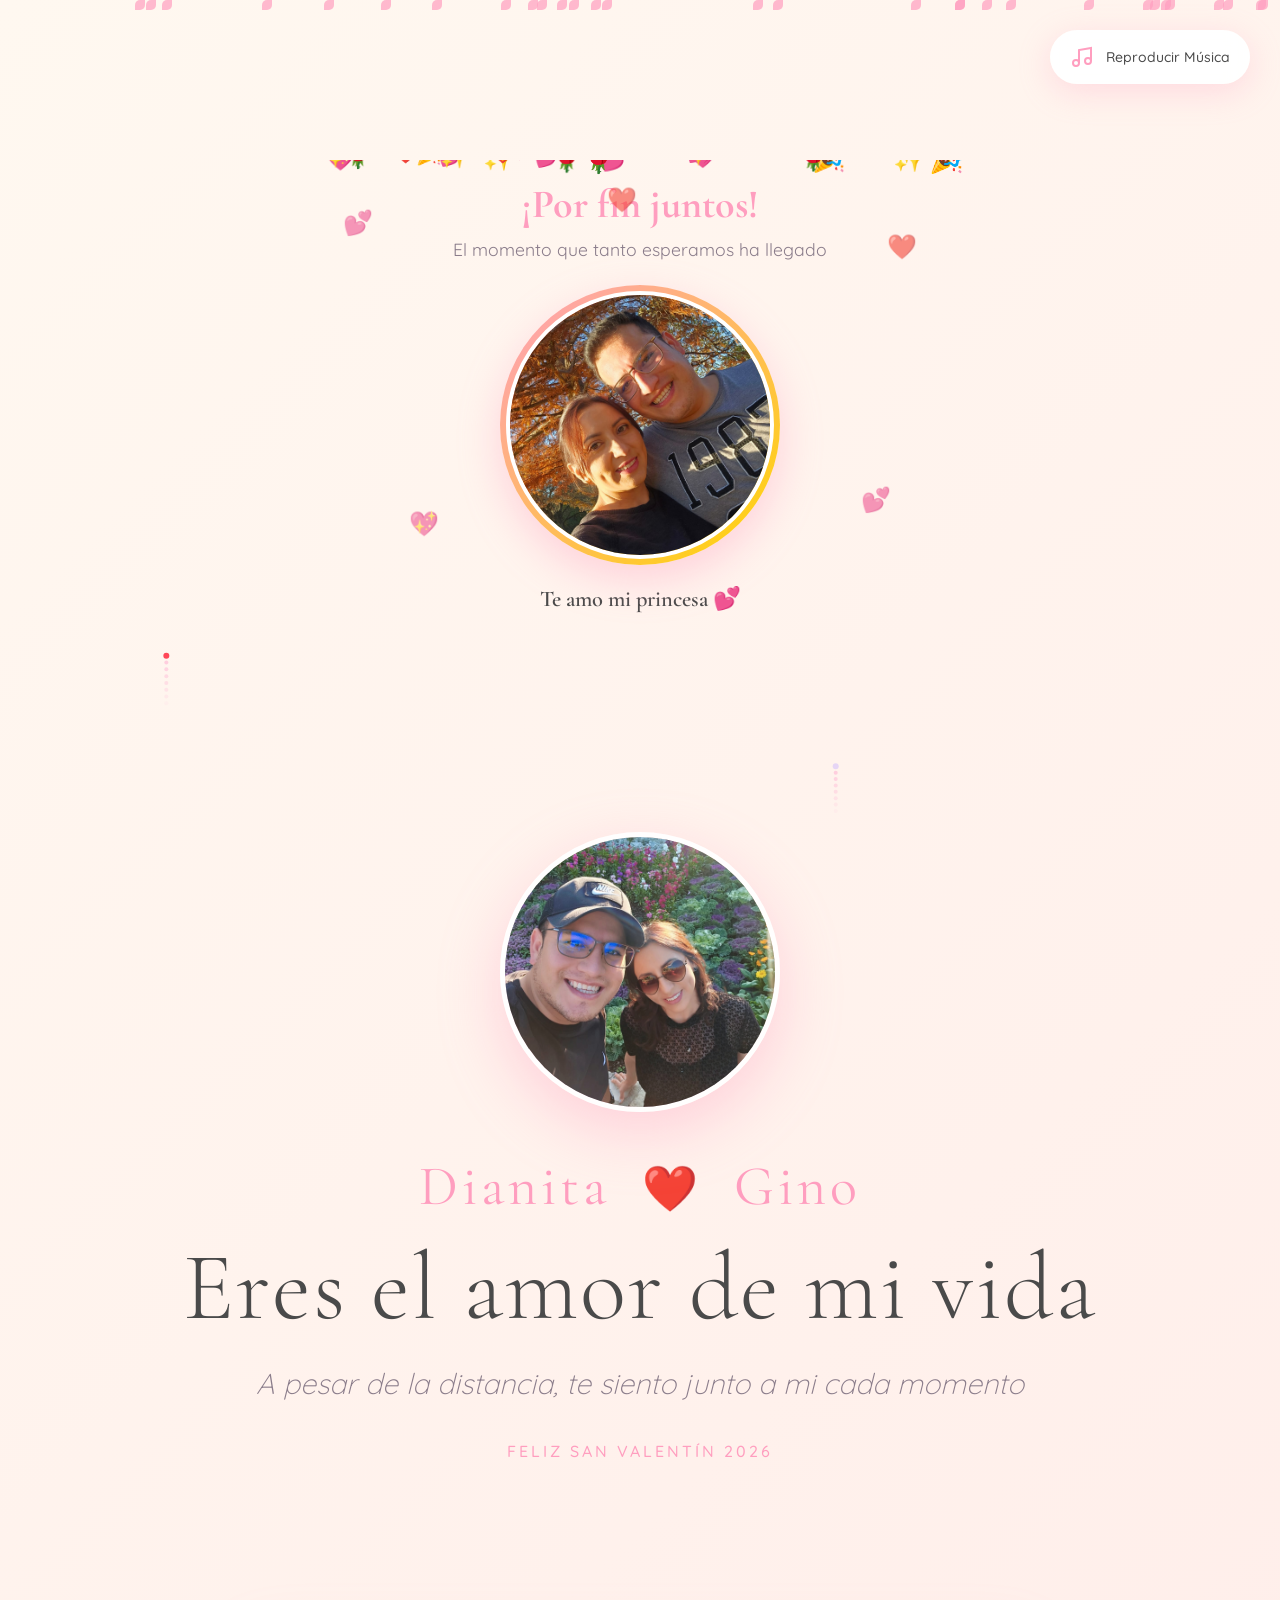
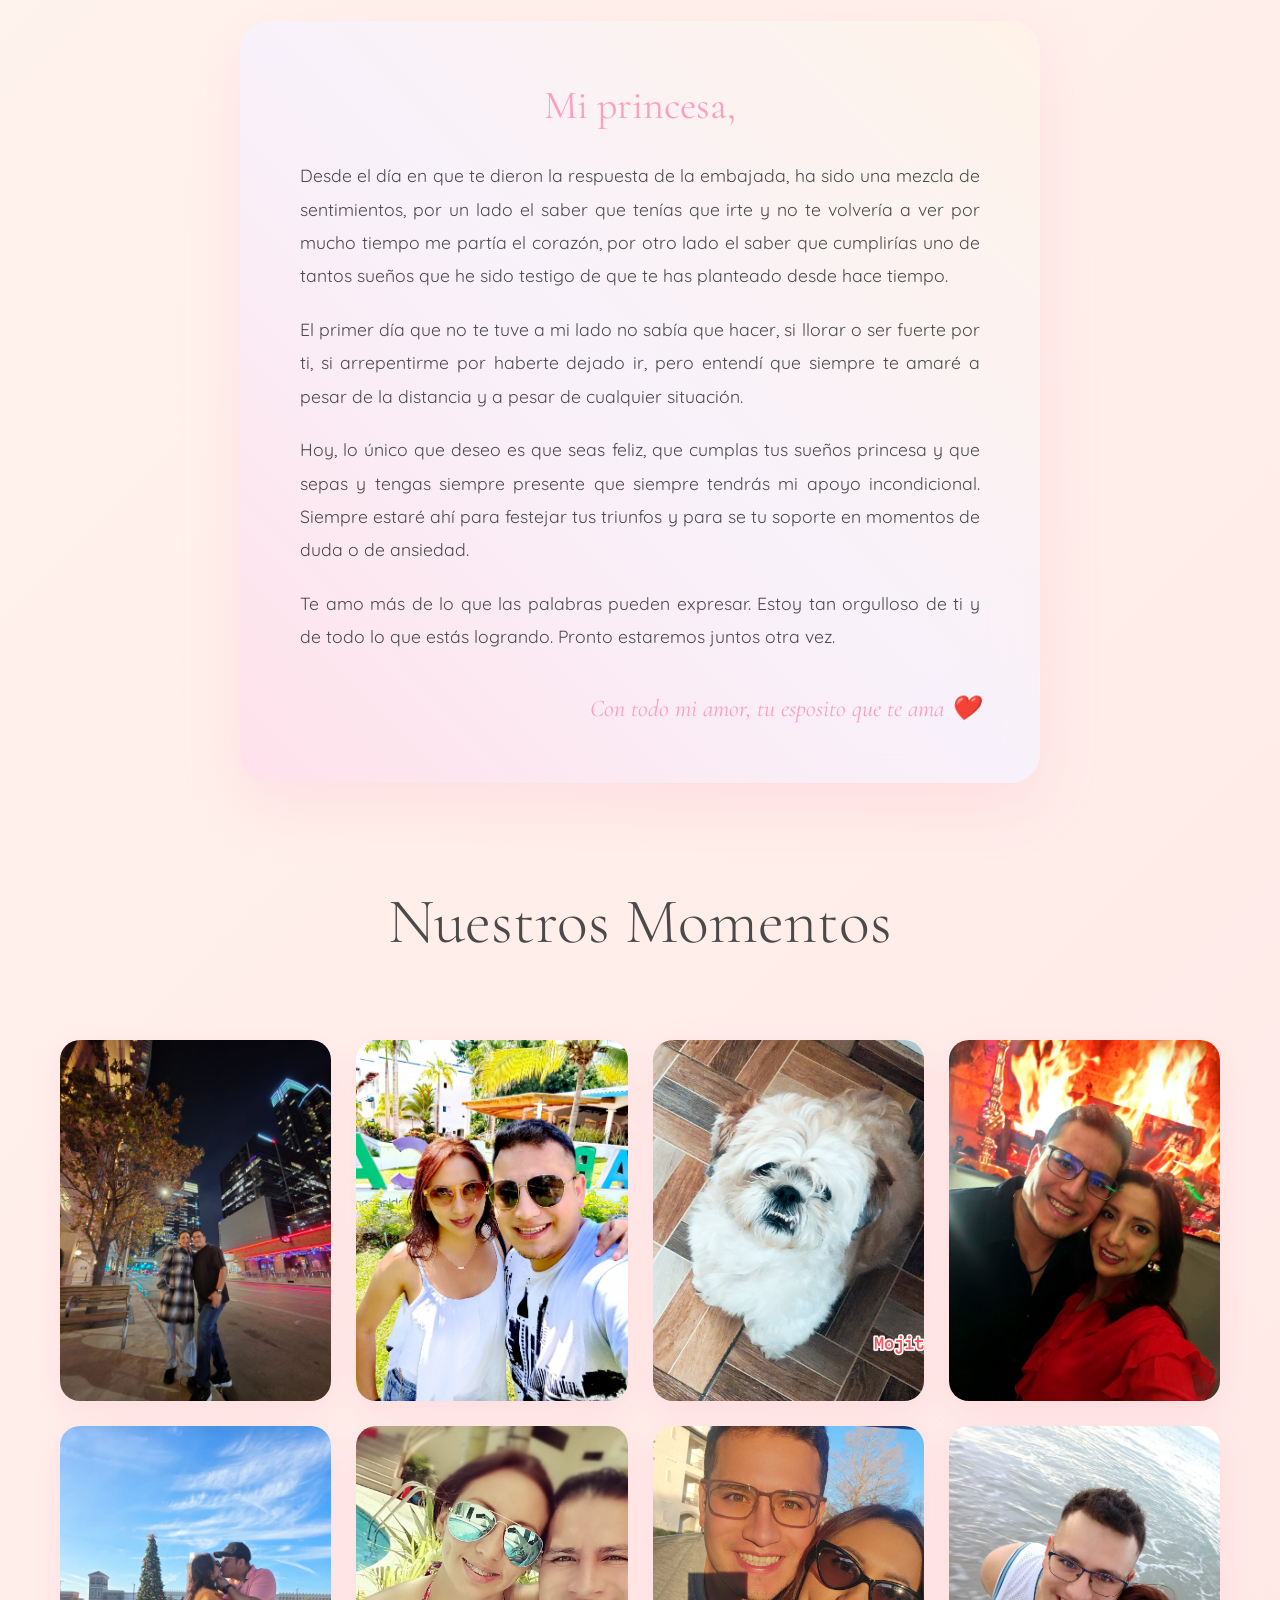
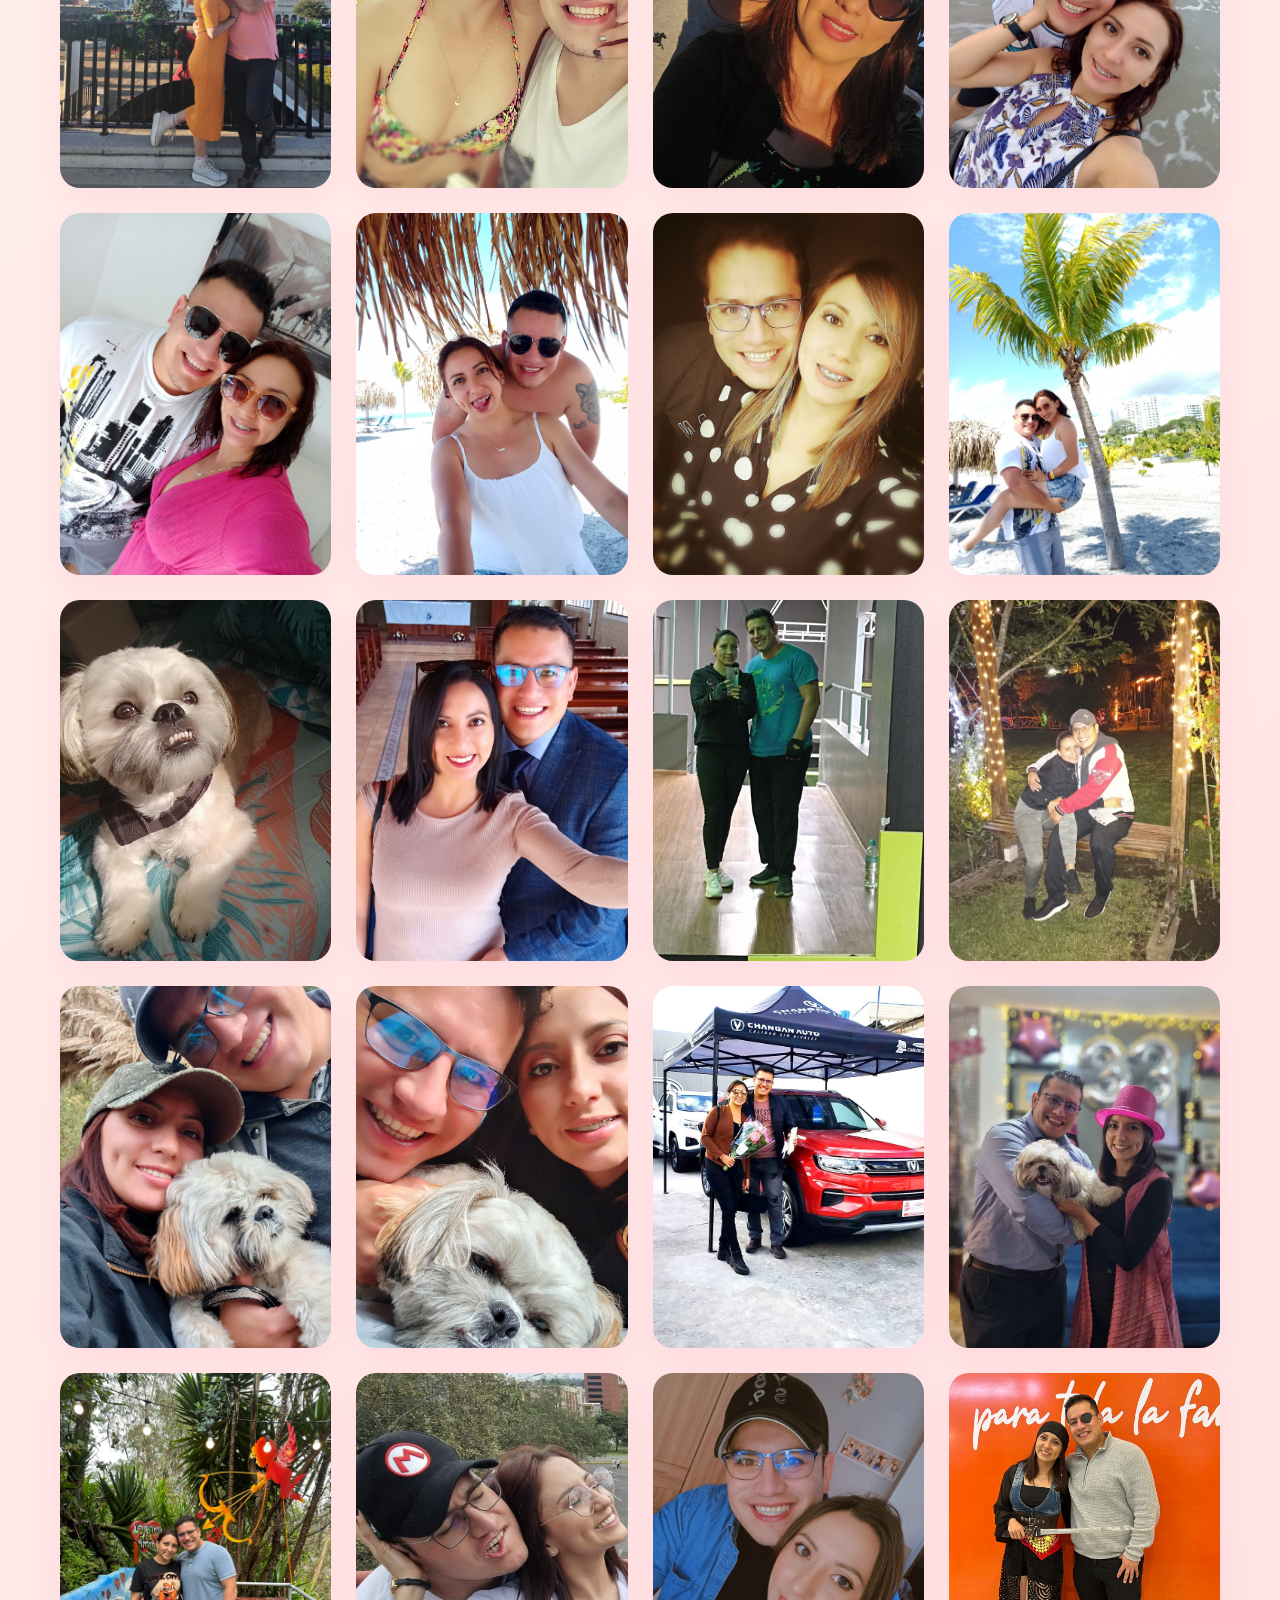
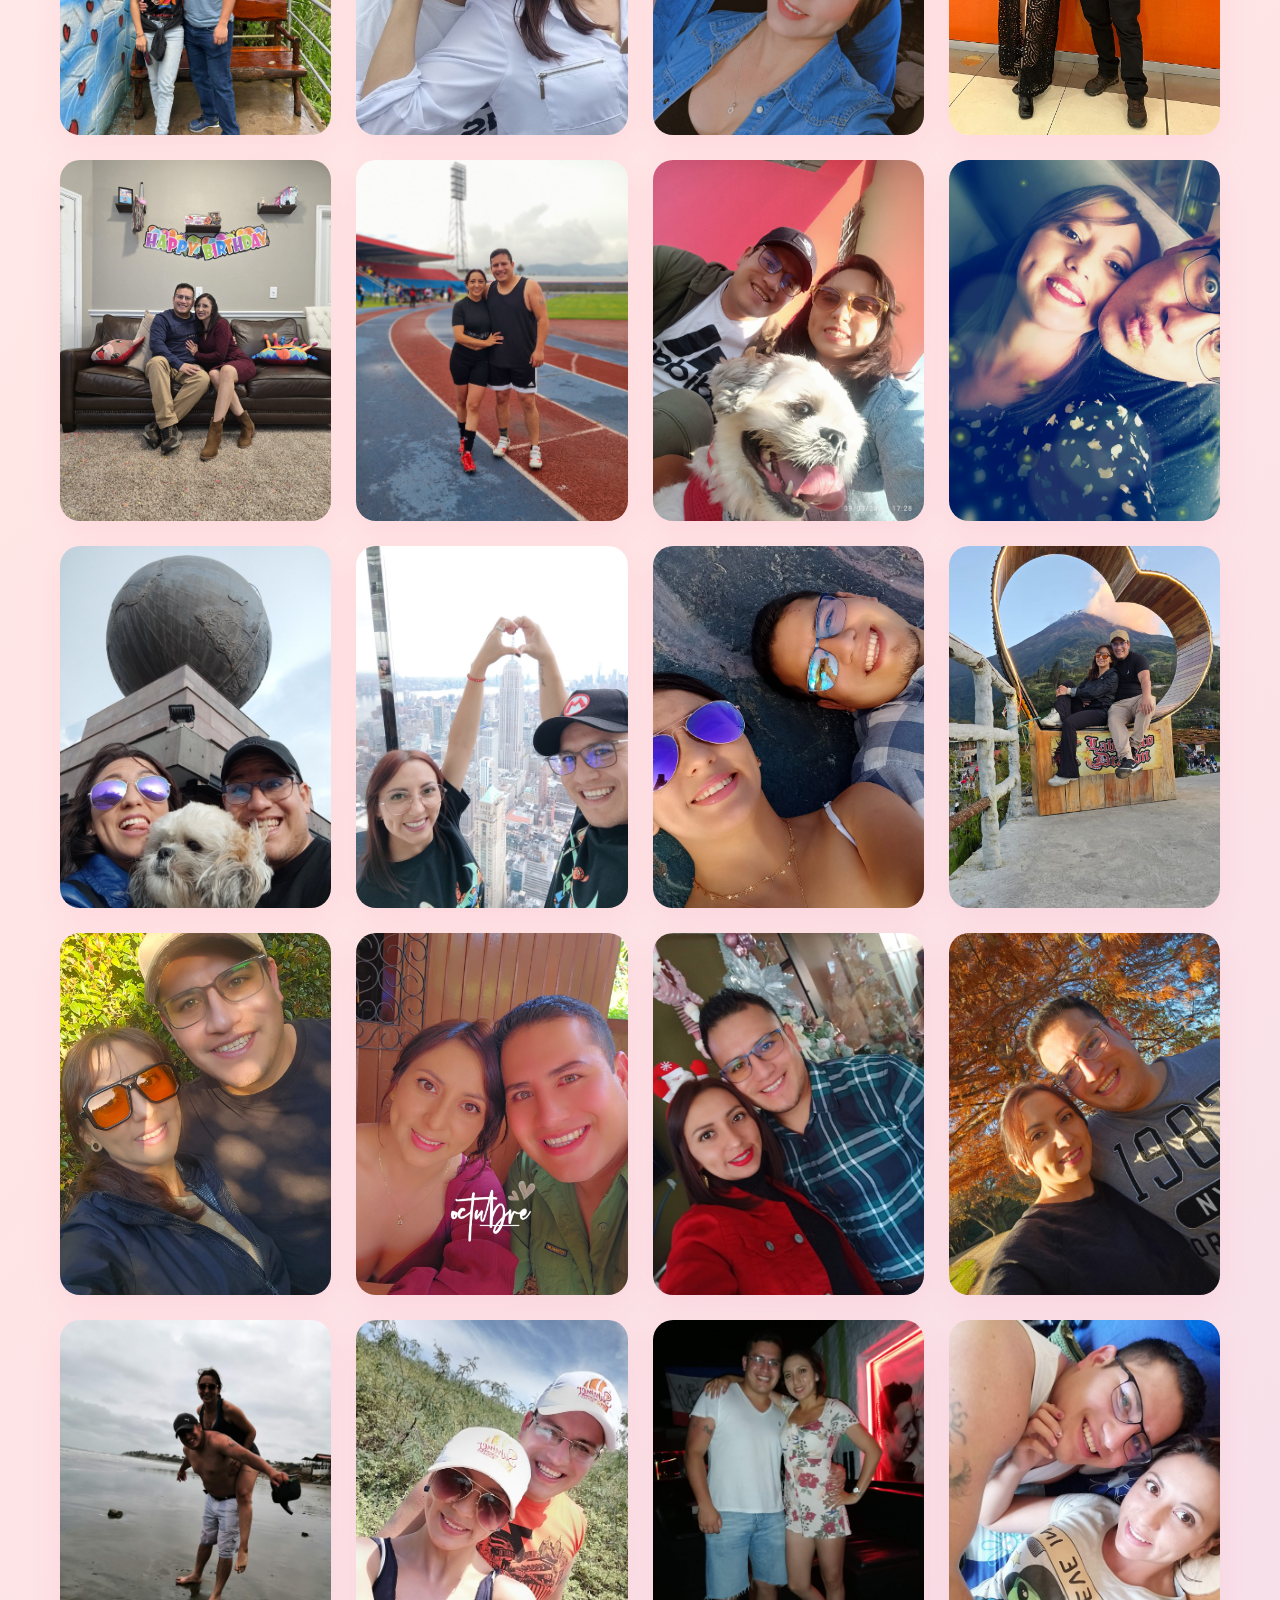
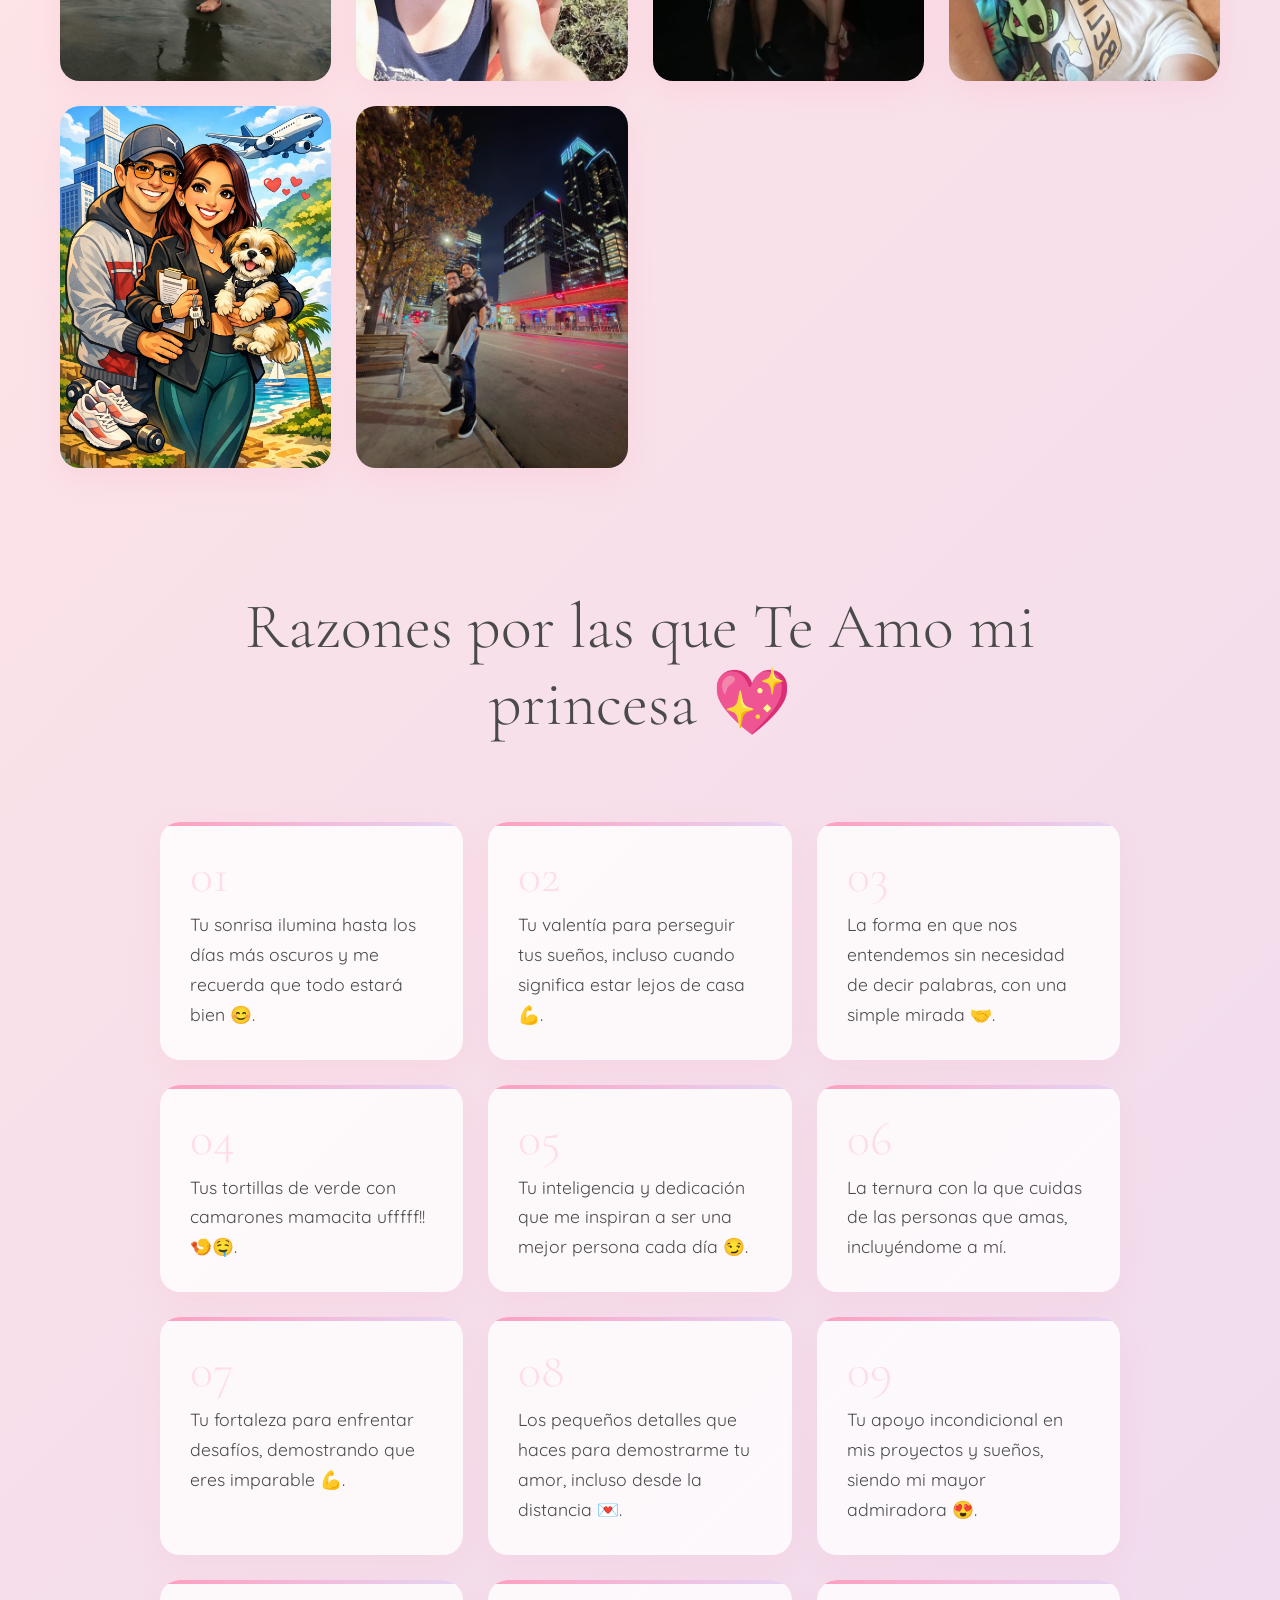
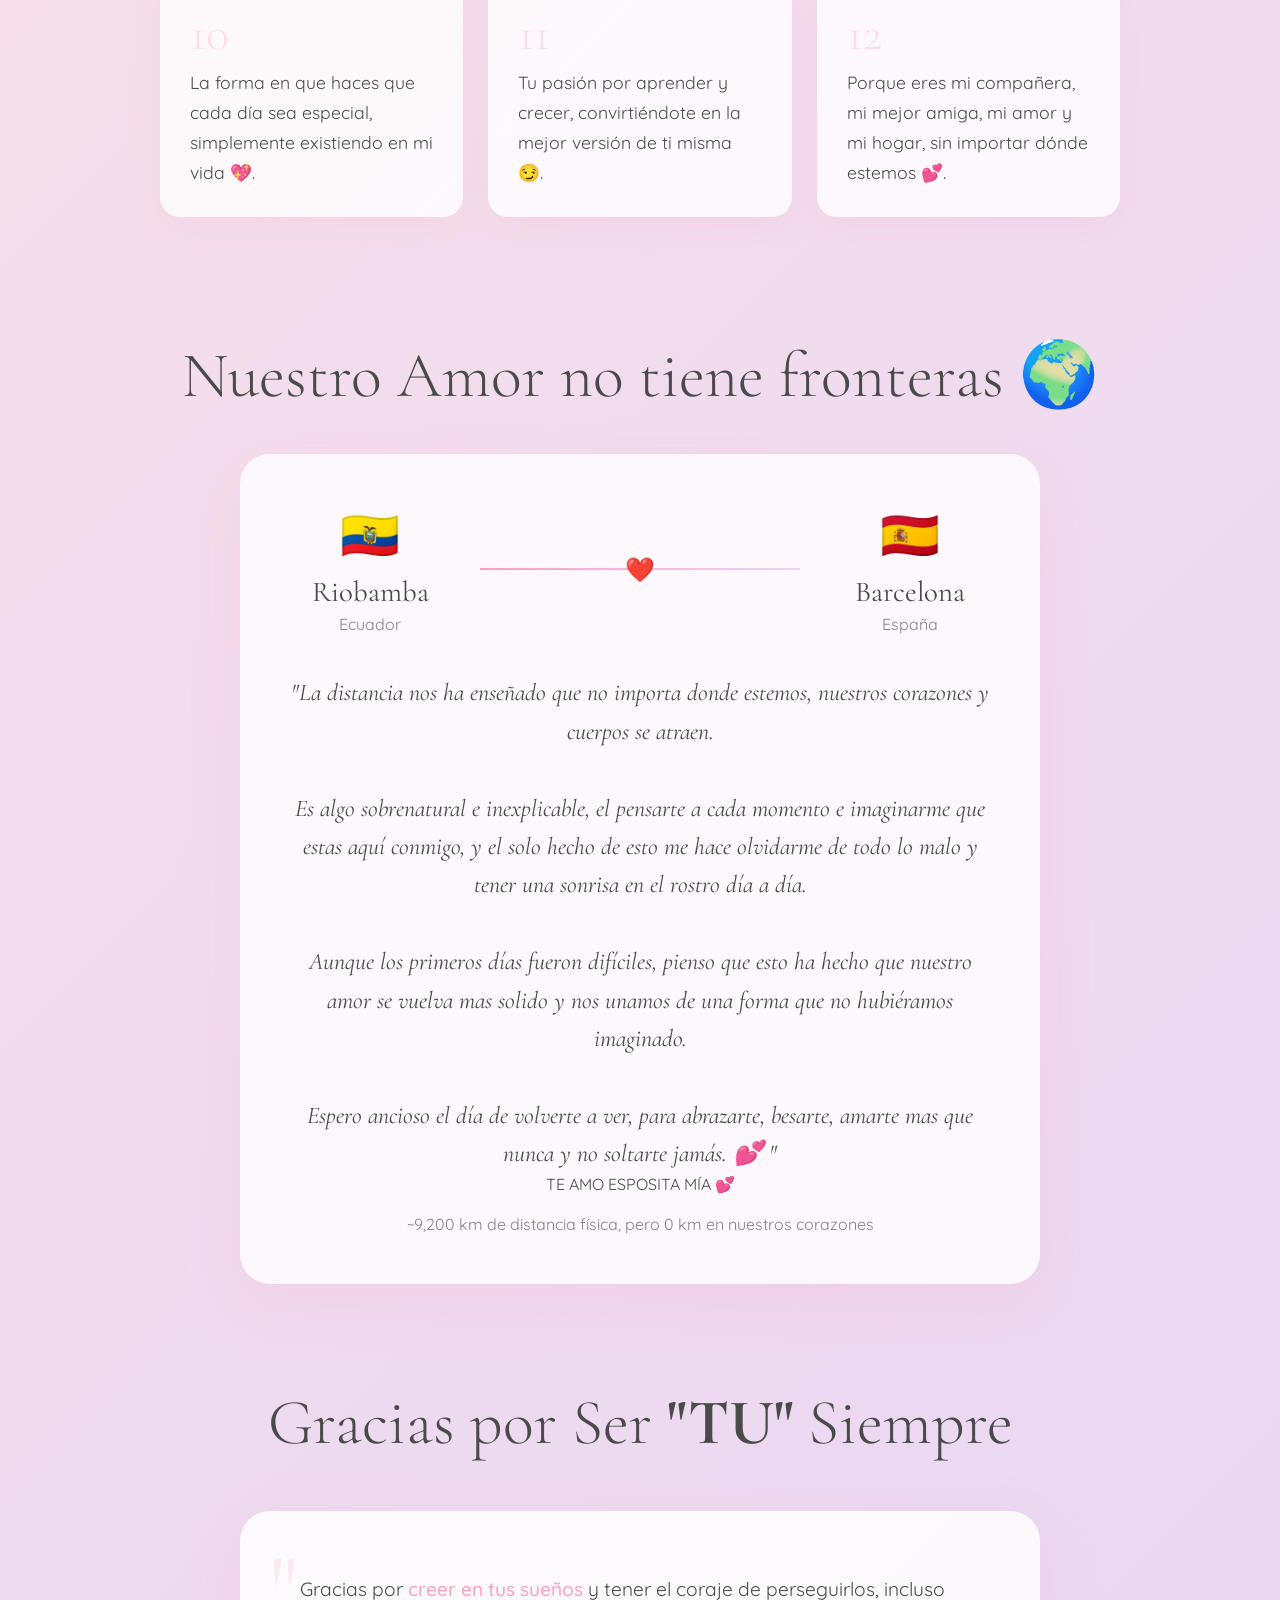
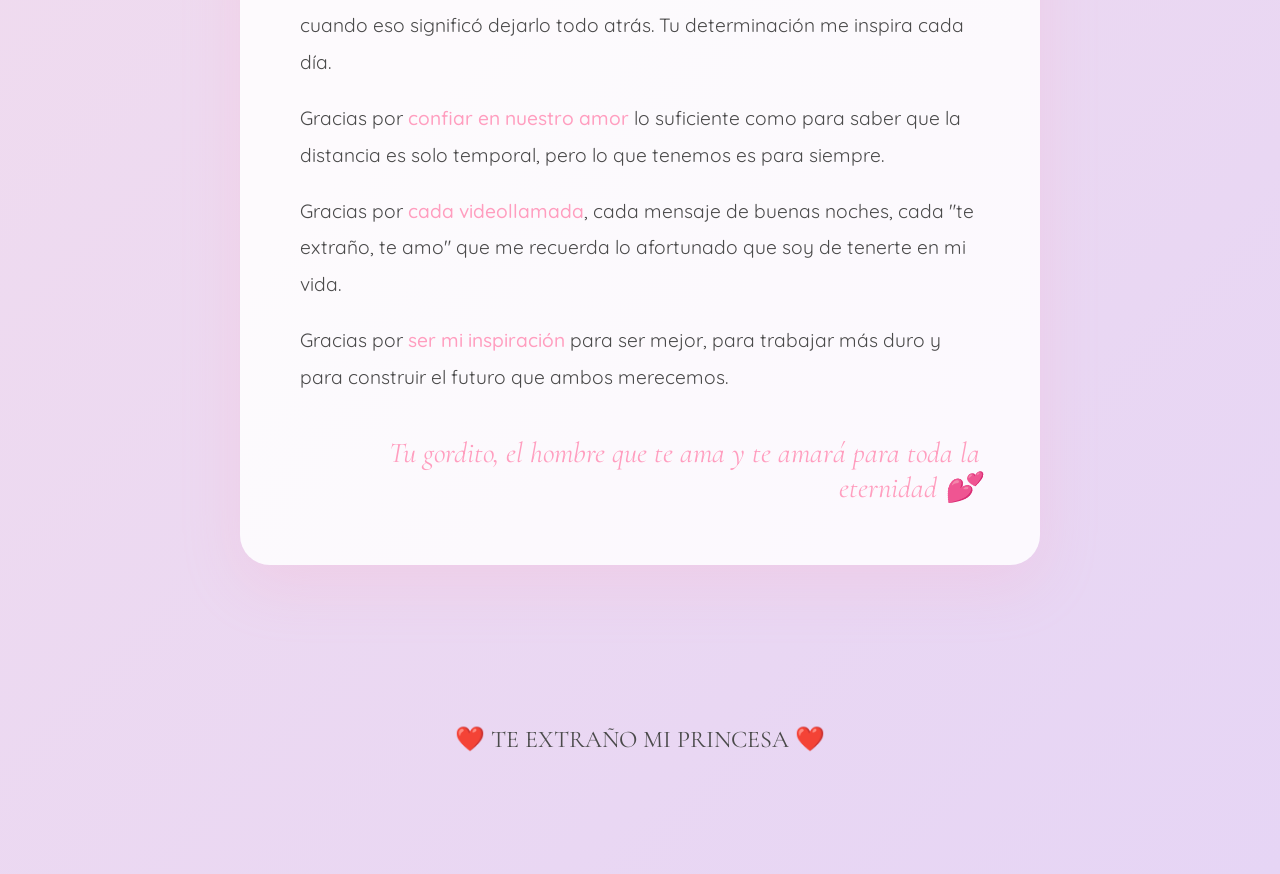
<file: index.html>
<!doctype html>
<html lang="es">
  <head>
    <meta charset="UTF-8" />
    <meta name="viewport" content="width=device-width, initial-scale=1.0" />
    <title>Para Mi Amor ❤️</title>
    <link
      href="https://fonts.googleapis.com/css2?family=Cormorant+Garamond:wght@300;400;600&family=Quicksand:wght@300;400;500;600&display=swap"
      rel="stylesheet"
    />
    <link rel="stylesheet" href="styles.css" />
  </head>
  <body>
    <!-- Particles Background -->
    <div class="particles" id="particles"></div>

    <!-- Music Player -->
    <div class="music-player" id="musicPlayer">
      <svg
        class="music-icon"
        viewBox="0 0 24 24"
        fill="none"
        stroke="currentColor"
        stroke-width="2"
      >
        <path d="M9 18V5l12-2v13"></path>
        <circle cx="6" cy="18" r="3"></circle>
        <circle cx="18" cy="16" r="3"></circle>
      </svg>
      <span class="music-text">Reproducir Música</span>
    </div>

    <audio id="bgMusic" loop>
      <!-- Aquí puedes agregar tu archivo de música -->
      <source src="./musica/fondo.mp3" type="audio/mpeg" />
    </audio>

    <div class="container">
      <!-- Counter Section -->
      <section class="counter-section reveal">
        <div class="countdown-block" id="countdownBlock">
          <h3 class="counter-title">
            Cuenta regresiva para volvernos a ver ⏱️ <br />
            <span class="counter-subtitle">05/07/2026 💕</span>
          </h3>
          <div class="countdown-container" id="countdownContainer">
            <div class="countdown-item">
              <span class="countdown-number" id="days">00</span>
              <span class="countdown-label">Días</span>
            </div>
            <div class="countdown-item">
              <span class="countdown-number" id="hours">00</span>
              <span class="countdown-label">Horas</span>
            </div>
            <div class="countdown-item">
              <span class="countdown-number" id="minutes">00</span>
              <span class="countdown-label">Minutos</span>
            </div>
            <div class="countdown-item">
              <span class="countdown-number" id="seconds">00</span>
              <span class="countdown-label">Segundos</span>
            </div>
          </div>
        </div>
        <div class="celebration-mode" id="celebrationMode" hidden>
          <div class="celebration-hearts" aria-hidden="true">
            <span>💕</span><span>❤️</span><span>💖</span><span>💕</span
            ><span>❤️</span>
          </div>
          <h2 class="celebration-title">¡Por fin juntos!</h2>
          <p class="celebration-subtitle">
            El momento que tanto esperamos ha llegado
          </p>
          <div class="celebration-photo-frame">
            <img
              id="celebrationPhoto"
              src="./fotos/foto_principal.jpg"
              alt="Nuestro amor"
            />
          </div>
          <p class="celebration-message">Te amo mi princesa 💕</p>
        </div>
      </section>

      <canvas
        id="fireworksCanvas"
        class="fireworks-canvas"
        aria-hidden="true"
      ></canvas>
      <!-- Hero Section -->
      <section class="hero">
        <div class="hero-image">
          <img src="./fotos/foto_principal.jpg" alt="Diana y Gino" />
        </div>
        <div class="names">
          Dianita <span class="names-divider">❤️</span> Gino
        </div>
        <h1>Eres el amor de mi vida</h1>
        <p class="subtitle">
          A pesar de la distancia, te siento junto a mi cada momento
        </p>
        <p class="date">Feliz San Valentín 2026</p>
      </section>

      <!-- Love Letter -->
      <section class="love-letter">
        <h2>Mi princesa,</h2>
        <p>
          Desde el día en que te dieron la respuesta de la embajada, ha sido una
          mezcla de sentimientos, por un lado el saber que tenías que irte y no
          te volvería a ver por mucho tiempo me partía el corazón, por otro lado
          el saber que cumplirías uno de tantos sueños que he sido testigo de
          que te has planteado desde hace tiempo.
        </p>
        <p>
          El primer día que no te tuve a mi lado no sabía que hacer, si llorar o
          ser fuerte por ti, si arrepentirme por haberte dejado ir, pero entendí
          que siempre te amaré a pesar de la distancia y a pesar de cualquier
          situación.
        </p>
        <p>
          Hoy, lo único que deseo es que seas feliz, que cumplas tus sueños
          princesa y que sepas y tengas siempre presente que siempre tendrás mi
          apoyo incondicional. Siempre estaré ahí para festejar tus triunfos y
          para se tu soporte en momentos de duda o de ansiedad.
        </p>
        <p>
          Te amo más de lo que las palabras pueden expresar. Estoy tan orgulloso
          de ti y de todo lo que estás logrando. Pronto estaremos juntos otra
          vez.
        </p>
        <div class="signature">Con todo mi amor, tu esposito que te ama ❤️</div>
      </section>

      <!-- Gallery Section -->
      <section class="gallery-section reveal">
        <h2 class="gallery-title">Nuestros Momentos</h2>
        <div class="gallery">
          <div class="photo-card">
            <img src="./fotos/foto_1.jpg" alt="Momento 1" class="photo-img" />
            <div class="photo-overlay">
              <div class="photo-caption">Nuestro hogar 😍</div>
            </div>
          </div>

          <div class="photo-card">
            <img src="./fotos/foto_2.jpg" alt="Momento 2" class="photo-img" />
            <div class="photo-overlay">
              <div class="photo-caption">Panamá</div>
            </div>
          </div>

          <div class="photo-card">
            <img src="./fotos/foto_3.jpg" alt="Momento 3" class="photo-img" />
            <div class="photo-overlay">
              <div class="photo-caption">Nuestro Mojito</div>
            </div>
          </div>

          <div class="photo-card">
            <img src="./fotos/foto_4.jpg" alt="Momento 4" class="photo-img" />
            <div class="photo-overlay">
              <div class="photo-caption">Navidad 2025</div>
            </div>
          </div>

          <div class="photo-card">
            <img src="./fotos/foto_5.jpg" alt="Momento 5" class="photo-img" />
            <div class="photo-overlay">
              <div class="photo-caption">De shopping EEUU</div>
            </div>
          </div>

          <div class="photo-card">
            <img src="./fotos/foto_6.jpg" alt="Momento 6" class="photo-img" />
            <div class="photo-overlay">
              <div class="photo-caption">Playita</div>
            </div>
          </div>

          <div class="photo-card">
            <img src="./fotos/foto_7.jpg" alt="Momento 7" class="photo-img" />
            <div class="photo-overlay">
              <div class="photo-caption">Austin</div>
            </div>
          </div>

          <div class="photo-card">
            <img src="./fotos/foto_8.jpg" alt="Momento 8" class="photo-img" />
            <div class="photo-overlay">
              <div class="photo-caption">Mar y arena con mi esposita 💕</div>
            </div>
          </div>

          <div class="photo-card">
            <img src="./fotos/foto_9.jpg" alt="Momento 9" class="photo-img" />
            <div class="photo-overlay">
              <div class="photo-caption">Playa en Panamá</div>
            </div>
          </div>

          <div class="photo-card">
            <img src="./fotos/foto_10.jpg" alt="Momento 10" class="photo-img" />
            <div class="photo-overlay">
              <div class="photo-caption">Amor infinito</div>
            </div>
          </div>

          <div class="photo-card">
            <img src="./fotos/foto_11.jpg" alt="Momento 11" class="photo-img" />
            <div class="photo-overlay">
              <div class="photo-caption">Siempre juntos</div>
            </div>
          </div>

          <div class="photo-card">
            <img src="./fotos/foto_12.jpg" alt="Momento 12" class="photo-img" />
            <div class="photo-overlay">
              <div class="photo-caption">Juntos por siempre</div>
            </div>
          </div>

          <div class="photo-card">
            <img src="./fotos/foto_13.jpg" alt="Momento 13" class="photo-img" />
            <div class="photo-overlay">
              <div class="photo-caption">Nuestro mojito</div>
            </div>
          </div>

          <div class="photo-card">
            <img src="./fotos/foto_14.jpg" alt="Momento 14" class="photo-img" />
            <div class="photo-overlay">
              <div class="photo-caption">Siempre apoyándonos</div>
            </div>
          </div>

          <div class="photo-card">
            <img src="./fotos/foto_15.jpg" alt="Momento 15" class="photo-img" />
            <div class="photo-overlay">
              <div class="photo-caption">Gym</div>
            </div>
          </div>

          <div class="photo-card">
            <img src="./fotos/foto_16.jpg" alt="Momento 16" class="photo-img" />
            <div class="photo-overlay">
              <div class="photo-caption">Baños de agua santa</div>
            </div>
          </div>

          <div class="photo-card">
            <img src="./fotos/foto_17.jpg" alt="Momento 17" class="photo-img" />
            <div class="photo-overlay">
              <div class="photo-caption">Con nuestro bebé</div>
            </div>
          </div>

          <div class="photo-card">
            <img src="./fotos/foto_18.jpg" alt="Momento 18" class="photo-img" />
            <div class="photo-overlay">
              <div class="photo-caption">Nuestro amor</div>
            </div>
          </div>

          <div class="photo-card">
            <img src="./fotos/foto_19.jpg" alt="Momento 19" class="photo-img" />
            <div class="photo-overlay">
              <div class="photo-caption">Nuestro maqueen</div>
            </div>
          </div>

          <div class="photo-card">
            <img src="./fotos/foto_20.jpg" alt="Momento 20" class="photo-img" />
            <div class="photo-overlay">
              <div class="photo-caption">Felices</div>
            </div>
          </div>

          <div class="photo-card">
            <img src="./fotos/foto_21.jpg" alt="Momento 21" class="photo-img" />
            <div class="photo-overlay">
              <div class="photo-caption">Nuestro amor</div>
            </div>
          </div>

          <div class="photo-card">
            <img src="./fotos/foto_22.jpg" alt="Momento 22" class="photo-img" />
            <div class="photo-overlay">
              <div class="photo-caption">Nuestras locuras juntos 🤣</div>
            </div>
          </div>

          <div class="photo-card">
            <img src="./fotos/foto_23.jpg" alt="Momento 23" class="photo-img" />
            <div class="photo-overlay">
              <div class="photo-caption">Te amo mi princesa 💕</div>
            </div>
          </div>

          <div class="photo-card">
            <img src="./fotos/foto_24.jpg" alt="Momento 24" class="photo-img" />
            <div class="photo-overlay">
              <div class="photo-caption">Halloween 2025</div>
            </div>
          </div>

          <div class="photo-card">
            <img src="./fotos/foto_25.jpg" alt="Momento 25" class="photo-img" />
            <div class="photo-overlay">
              <div class="photo-caption">Cumpleaños Bolon 2025</div>
            </div>
          </div>

          <div class="photo-card">
            <img src="./fotos/foto_26.jpg" alt="Momento 26" class="photo-img" />
            <div class="photo-overlay">
              <div class="photo-caption">Pasión y recuerdos</div>
            </div>
          </div>

          <div class="photo-card">
            <img src="./fotos/foto_27.jpg" alt="Momento 27" class="photo-img" />
            <div class="photo-overlay">
              <div class="photo-caption">Paseo al parque con el Mojito 🐶</div>
            </div>
          </div>

          <div class="photo-card">
            <img src="./fotos/foto_28.jpg" alt="Momento 28" class="photo-img" />
            <div class="photo-overlay">
              <div class="photo-caption">Felices juntos 💕</div>
            </div>
          </div>

          <div class="photo-card">
            <img src="./fotos/foto_29.jpg" alt="Momento 29" class="photo-img" />
            <div class="photo-overlay">
              <div class="photo-caption">Mitad del mundo 🌎</div>
            </div>
          </div>

          <div class="photo-card">
            <img src="./fotos/foto_30.jpg" alt="Momento 30" class="photo-img" />
            <div class="photo-overlay">
              <div class="photo-caption">SUMMIT New York</div>
            </div>
          </div>

          <div class="photo-card">
            <img src="./fotos/foto_31.jpg" alt="Momento 31" class="photo-img" />
            <div class="photo-overlay">
              <div class="photo-caption">Juntitos mi vidita</div>
            </div>
          </div>

          <div class="photo-card">
            <img src="./fotos/foto_32.jpg" alt="Momento 32" class="photo-img" />
            <div class="photo-overlay">
              <div class="photo-caption">Baños de agua santa</div>
            </div>
          </div>

          <div class="photo-card">
            <img src="./fotos/foto_33.jpg" alt="Momento 33" class="photo-img" />
            <div class="photo-overlay">
              <div class="photo-caption">Mi princesa hermosa</div>
            </div>
          </div>

          <div class="photo-card">
            <img src="./fotos/foto_34.jpg" alt="Momento 34" class="photo-img" />
            <div class="photo-overlay">
              <div class="photo-caption">Puyo 2025</div>
            </div>
          </div>

          <div class="photo-card">
            <img src="./fotos/foto_35.jpg" alt="Momento 35" class="photo-img" />
            <div class="photo-overlay">
              <div class="photo-caption">Navidad</div>
            </div>
          </div>

          <div class="photo-card">
            <img src="./fotos/foto_36.jpg" alt="Momento 36" class="photo-img" />
            <div class="photo-overlay">
              <div class="photo-caption">Reencuentro</div>
            </div>
          </div>

          <div class="photo-card">
            <img src="./fotos/foto_37.jpg" alt="Momento 37" class="photo-img" />
            <div class="photo-overlay">
              <div class="photo-caption">Con mi esposita en la playa</div>
            </div>
          </div>

          <div class="photo-card">
            <img src="./fotos/foto_38.jpg" alt="Momento 38" class="photo-img" />
            <div class="photo-overlay">
              <div class="photo-caption">Galápagos</div>
            </div>
          </div>

          <div class="photo-card">
            <img src="./fotos/foto_39.jpg" alt="Momento 39" class="photo-img" />
            <div class="photo-overlay">
              <div class="photo-caption">Galápagos</div>
            </div>
          </div>

          <div class="photo-card">
            <img src="./fotos/foto_40.jpg" alt="Momento 40" class="photo-img" />
            <div class="photo-overlay">
              <div class="photo-caption">Mi esposita linda</div>
            </div>
          </div>

          <div class="photo-card">
            <img src="./fotos/foto_41.jpg" alt="Momento 41" class="photo-img" />
            <div class="photo-overlay">
              <div class="photo-caption">Nuestro hogar</div>
            </div>
          </div>

          <div class="photo-card">
            <img src="./fotos/foto_42.jpg" alt="Momento 42" class="photo-img" />
            <div class="photo-overlay">
              <div class="photo-caption">TE AMO BEBÉ 💕</div>
            </div>
          </div>
        </div>
      </section>

      <!-- Reasons I Love You Section -->
      <section class="reasons-section reveal">
        <h2 class="reasons-title">Razones por las que Te Amo mi princesa 💖</h2>
        <div class="reasons-grid">
          <div class="reason-card">
            <div class="reason-number">01</div>
            <div class="reason-text">
              Tu sonrisa ilumina hasta los días más oscuros y me recuerda que
              todo estará bien 😊.
            </div>
          </div>

          <div class="reason-card">
            <div class="reason-number">02</div>
            <div class="reason-text">
              Tu valentía para perseguir tus sueños, incluso cuando significa
              estar lejos de casa 💪.
            </div>
          </div>

          <div class="reason-card">
            <div class="reason-number">03</div>
            <div class="reason-text">
              La forma en que nos entendemos sin necesidad de decir palabras,
              con una simple mirada 🤝.
            </div>
          </div>

          <div class="reason-card">
            <div class="reason-number">04</div>
            <div class="reason-text">
              Tus tortillas de verde con camarones mamacita ufffff!! 🍤🤤.
            </div>
          </div>

          <div class="reason-card">
            <div class="reason-number">05</div>
            <div class="reason-text">
              Tu inteligencia y dedicación que me inspiran a ser una mejor
              persona cada día 😏.
            </div>
          </div>

          <div class="reason-card">
            <div class="reason-number">06</div>
            <div class="reason-text">
              La ternura con la que cuidas de las personas que amas,
              incluyéndome a mí.
            </div>
          </div>

          <div class="reason-card">
            <div class="reason-number">07</div>
            <div class="reason-text">
              Tu fortaleza para enfrentar desafíos, demostrando que eres
              imparable 💪.
            </div>
          </div>

          <div class="reason-card">
            <div class="reason-number">08</div>
            <div class="reason-text">
              Los pequeños detalles que haces para demostrarme tu amor, incluso
              desde la distancia 💌.
            </div>
          </div>

          <div class="reason-card">
            <div class="reason-number">09</div>
            <div class="reason-text">
              Tu apoyo incondicional en mis proyectos y sueños, siendo mi mayor
              admiradora 😍.
            </div>
          </div>

          <div class="reason-card">
            <div class="reason-number">10</div>
            <div class="reason-text">
              La forma en que haces que cada día sea especial, simplemente
              existiendo en mi vida 💖.
            </div>
          </div>

          <div class="reason-card">
            <div class="reason-number">11</div>
            <div class="reason-text">
              Tu pasión por aprender y crecer, convirtiéndote en la mejor
              versión de ti misma 😏.
            </div>
          </div>

          <div class="reason-card">
            <div class="reason-number">12</div>
            <div class="reason-text">
              Porque eres mi compañera, mi mejor amiga, mi amor y mi hogar, sin
              importar dónde estemos 💕.
            </div>
          </div>
        </div>
      </section>

      <!-- Map of Love Section -->
      <section class="map-section reveal">
        <h2 class="map-title">Nuestro Amor no tiene fronteras 🌍</h2>
        <div class="map-container">
          <div class="map-visual">
            <div class="location">
              <div class="location-icon">🇪🇨</div>
              <div class="location-name">Riobamba</div>
              <div class="location-country">Ecuador</div>
            </div>

            <div class="connection-line">
              <div class="line"></div>
            </div>

            <div class="location">
              <div class="location-icon">🇪🇸</div>
              <div class="location-name">Barcelona</div>
              <div class="location-country">España</div>
            </div>
          </div>

          <p class="map-quote">
            "La distancia nos ha enseñado que no importa donde estemos, nuestros
            corazones y cuerpos se atraen.
            <br />
            <br />
            Es algo sobrenatural e inexplicable, el pensarte a cada momento e
            imaginarme que estas aquí conmigo, y el solo hecho de esto me hace
            olvidarme de todo lo malo y tener una sonrisa en el rostro día a
            día. <br />
            <br />
            Aunque los primeros días fueron difíciles, pienso que esto ha hecho
            que nuestro amor se vuelva mas solido y nos unamos de una forma que
            no hubiéramos imaginado. <br />
            <br />
            Espero ancioso el día de volverte a ver, para abrazarte, besarte,
            amarte mas que nunca y no soltarte jamás. 💕 "
          </p>

          TE AMO ESPOSITA MÍA 💕

          <p class="distance-text">
            ~9,200 km de distancia física, pero 0 km en nuestros corazones
          </p>
        </div>
      </section>

      <!-- Gratitude Section -->
      <section class="gratitude-section reveal">
        <h2 class="gratitude-title">Gracias por Ser <b>"TU"</b> Siempre</h2>
        <div class="gratitude-content">
          <p class="gratitude-text">
            Gracias por
            <span class="gratitude-highlight">creer en tus sueños</span> y tener
            el coraje de perseguirlos, incluso cuando eso significó dejarlo todo
            atrás. Tu determinación me inspira cada día.
          </p>
          <p class="gratitude-text">
            Gracias por
            <span class="gratitude-highlight">confiar en nuestro amor</span> lo
            suficiente como para saber que la distancia es solo temporal, pero
            lo que tenemos es para siempre.
          </p>
          <p class="gratitude-text">
            Gracias por
            <span class="gratitude-highlight">cada videollamada</span>, cada
            mensaje de buenas noches, cada "te extraño, te amo" que me recuerda
            lo afortunado que soy de tenerte en mi vida.
          </p>
          <p class="gratitude-text">
            Gracias por
            <span class="gratitude-highlight">ser mi inspiración</span> para ser
            mejor, para trabajar más duro y para construir el futuro que ambos
            merecemos.
          </p>
          <div class="gratitude-signature">
            Tu gordito, el hombre que te ama y te amará para toda la eternidad
            💕
          </div>
        </div>
      </section>

      <!-- Footer -->
      <footer class="footer">❤️ TE EXTRAÑO MI PRINCESA ❤️</footer>
    </div>

    <script>
      // Particles Generation
      function createParticles() {
        const particlesContainer = document.getElementById("particles");

        // Create hearts
        for (let i = 0; i < 15; i++) {
          const heart = document.createElement("div");
          heart.className = "heart";
          heart.innerHTML = "❤️";
          heart.style.left = Math.random() * 100 + "%";
          heart.style.animationDelay = Math.random() * 8 + "s";
          heart.style.fontSize = Math.random() * 15 + 15 + "px";
          particlesContainer.appendChild(heart);
        }

        // Create petals
        for (let i = 0; i < 30; i++) {
          const petal = document.createElement("div");
          petal.className = "petal";
          petal.style.left = Math.random() * 100 + "%";
          petal.style.animationDelay = Math.random() * 12 + "s";
          petal.style.animationDuration = Math.random() * 8 + 10 + "s";
          particlesContainer.appendChild(petal);
        }
      }

      // Music Player
      const musicPlayer = document.getElementById("musicPlayer");
      const bgMusic = document.getElementById("bgMusic");
      let isPlaying = false;

      musicPlayer.addEventListener("click", () => {
        if (isPlaying) {
          bgMusic.pause();
          musicPlayer.classList.remove("playing");
          musicPlayer.querySelector(".music-text").textContent =
            "Reproducir Música";
        } else {
          bgMusic.play();
          musicPlayer.classList.add("playing");
          musicPlayer.querySelector(".music-text").textContent =
            "Pausar Música";
        }
        isPlaying = !isPlaying;
      });

      // Reunion date (local time)
      const REUNION_DATE = new Date("2026-07-06T00:30:00").getTime();

      const celebrationPhotos = [
        "./fotos/foto_principal.jpg",
        "./fotos/foto_36.jpg",
        "./fotos/foto_28.jpg",
        "./fotos/foto_42.jpg",
        "./fotos/foto_23.jpg",
        "./fotos/foto_8.jpg",
        "./fotos/foto_37.jpg",
        "./fotos/foto_31.jpg",
      ];

      // Tiempo entre cada foto en la celebración (milisegundos). Ej: 2000 = 2 s
      const CELEBRATION_PHOTO_INTERVAL_MS = 2000;

      let celebrationStarted = false;
      let fireworksAnimationId = null;
      let photoRotationInterval = null;

      function startCelebration() {
        if (celebrationStarted) return;
        celebrationStarted = true;

        const counterSection = document.querySelector(".counter-section");
        const countdownBlock = document.getElementById("countdownBlock");
        const celebrationMode = document.getElementById("celebrationMode");
        const fireworksCanvas = document.getElementById("fireworksCanvas");

        countdownBlock.hidden = true;
        celebrationMode.hidden = false;
        counterSection.classList.add("celebration-active");
        document.body.classList.add("celebration-active");
        fireworksCanvas.classList.add("active");

        startPhotoRotation();
        startFireworks(fireworksCanvas);
        createCelebrationConfetti();
      }

      function startPhotoRotation() {
        const photoEl = document.getElementById("celebrationPhoto");
        let photoIndex = 0;

        photoRotationInterval = setInterval(() => {
          photoIndex = (photoIndex + 1) % celebrationPhotos.length;
          photoEl.classList.remove("photo-visible");
          requestAnimationFrame(() => {
            photoEl.src = celebrationPhotos[photoIndex];
            photoEl.classList.add("photo-visible");
          });
        }, CELEBRATION_PHOTO_INTERVAL_MS);

        photoEl.classList.add("photo-visible");
      }

      function createCelebrationConfetti() {
        const container = document.querySelector(".celebration-mode");
        const emojis = ["💕", "❤️", "✨", "🎉", "💖", "🌹"];

        for (let i = 0; i < 24; i++) {
          const piece = document.createElement("span");
          piece.className = "confetti-piece";
          piece.textContent = emojis[i % emojis.length];
          piece.style.left = Math.random() * 100 + "%";
          piece.style.animationDelay = Math.random() * 4 + "s";
          piece.style.animationDuration = 3 + Math.random() * 4 + "s";
          piece.style.fontSize = 14 + Math.random() * 16 + "px";
          container.appendChild(piece);
        }
      }

      function startFireworks(canvas) {
        const ctx = canvas.getContext("2d");
        const particles = [];
        const rockets = [];
        const colors = [
          "#ff6b9d",
          "#ffd700",
          "#ff9ebf",
          "#e6d5f5",
          "#ff4757",
          "#ffa502",
          "#ffffff",
          "#ff6348",
        ];

        function resizeCanvas() {
          canvas.width = window.innerWidth;
          canvas.height = window.innerHeight;
        }

        resizeCanvas();
        window.addEventListener("resize", resizeCanvas);

        function randomColor() {
          return colors[Math.floor(Math.random() * colors.length)];
        }

        function launchRocket() {
          rockets.push({
            x: Math.random() * canvas.width * 0.8 + canvas.width * 0.1,
            y: canvas.height,
            targetY: Math.random() * canvas.height * 0.45 + canvas.height * 0.1,
            speed: 4 + Math.random() * 3,
            color: randomColor(),
            trail: [],
          });
        }

        function explode(x, y, color) {
          const count = 60 + Math.floor(Math.random() * 40);
          for (let i = 0; i < count; i++) {
            const angle = (Math.PI * 2 * i) / count + Math.random() * 0.3;
            const speed = 2 + Math.random() * 5;
            particles.push({
              x,
              y,
              vx: Math.cos(angle) * speed,
              vy: Math.sin(angle) * speed,
              alpha: 1,
              decay: 0.008 + Math.random() * 0.012,
              color,
              size: 2 + Math.random() * 2,
            });
          }
        }

        let frameCount = 0;

        function animate() {
          ctx.clearRect(0, 0, canvas.width, canvas.height);

          frameCount++;
          if (frameCount % 25 === 0) launchRocket();
          if (frameCount % 40 === 10) launchRocket();

          for (let i = rockets.length - 1; i >= 0; i--) {
            const r = rockets[i];
            r.trail.push({ x: r.x, y: r.y });
            if (r.trail.length > 8) r.trail.shift();

            r.y -= r.speed;

            r.trail.forEach((t, idx) => {
              ctx.beginPath();
              ctx.arc(t.x, t.y, 2, 0, Math.PI * 2);
              ctx.fillStyle = `rgba(255, 200, 220, ${idx / r.trail.length})`;
              ctx.fill();
            });

            ctx.beginPath();
            ctx.arc(r.x, r.y, 3, 0, Math.PI * 2);
            ctx.fillStyle = r.color;
            ctx.fill();

            if (r.y <= r.targetY) {
              explode(r.x, r.y, r.color);
              rockets.splice(i, 1);
            }
          }

          for (let i = particles.length - 1; i >= 0; i--) {
            const p = particles[i];
            p.x += p.vx;
            p.y += p.vy;
            p.vy += 0.04;
            p.alpha -= p.decay;

            if (p.alpha <= 0) {
              particles.splice(i, 1);
              continue;
            }

            ctx.beginPath();
            ctx.arc(p.x, p.y, p.size, 0, Math.PI * 2);
            ctx.fillStyle = p.color;
            ctx.globalAlpha = p.alpha;
            ctx.fill();
            ctx.globalAlpha = 1;
          }

          fireworksAnimationId = requestAnimationFrame(animate);
        }

        animate();
      }

      function updateCountdown() {
        function tick() {
          const now = Date.now();
          const distance = REUNION_DATE - now;

          if (distance <= 0) {
            startCelebration();
            return;
          }

          const days = Math.floor(distance / (1000 * 60 * 60 * 24));
          const hours = Math.floor(
            (distance % (1000 * 60 * 60 * 24)) / (1000 * 60 * 60),
          );
          const minutes = Math.floor(
            (distance % (1000 * 60 * 60)) / (1000 * 60),
          );
          const seconds = Math.floor((distance % (1000 * 60)) / 1000);

          document.getElementById("days").textContent = String(days).padStart(
            2,
            "0",
          );
          document.getElementById("hours").textContent = String(hours).padStart(
            2,
            "0",
          );
          document.getElementById("minutes").textContent = String(
            minutes,
          ).padStart(2, "0");
          document.getElementById("seconds").textContent = String(
            seconds,
          ).padStart(2, "0");
        }

        tick();
        setInterval(tick, 1000);
      }

      // Scroll Reveal Animation
      function revealOnScroll() {
        const reveals = document.querySelectorAll(".reveal");

        reveals.forEach((element) => {
          const windowHeight = window.innerHeight;
          const elementTop = element.getBoundingClientRect().top;
          const elementVisible = 150;

          if (elementTop < windowHeight - elementVisible) {
            element.classList.add("active");
          }
        });
      }

      // Initialize
      window.addEventListener("load", () => {
        createParticles();
        updateCountdown();
        revealOnScroll();
      });

      window.addEventListener("scroll", revealOnScroll);

      // Smooth scroll
      document.querySelectorAll('a[href^="#"]').forEach((anchor) => {
        anchor.addEventListener("click", function (e) {
          e.preventDefault();
          const target = document.querySelector(this.getAttribute("href"));
          if (target) {
            target.scrollIntoView({
              behavior: "smooth",
              block: "start",
            });
          }
        });
      });
    </script>
  </body>
</html>
</file>
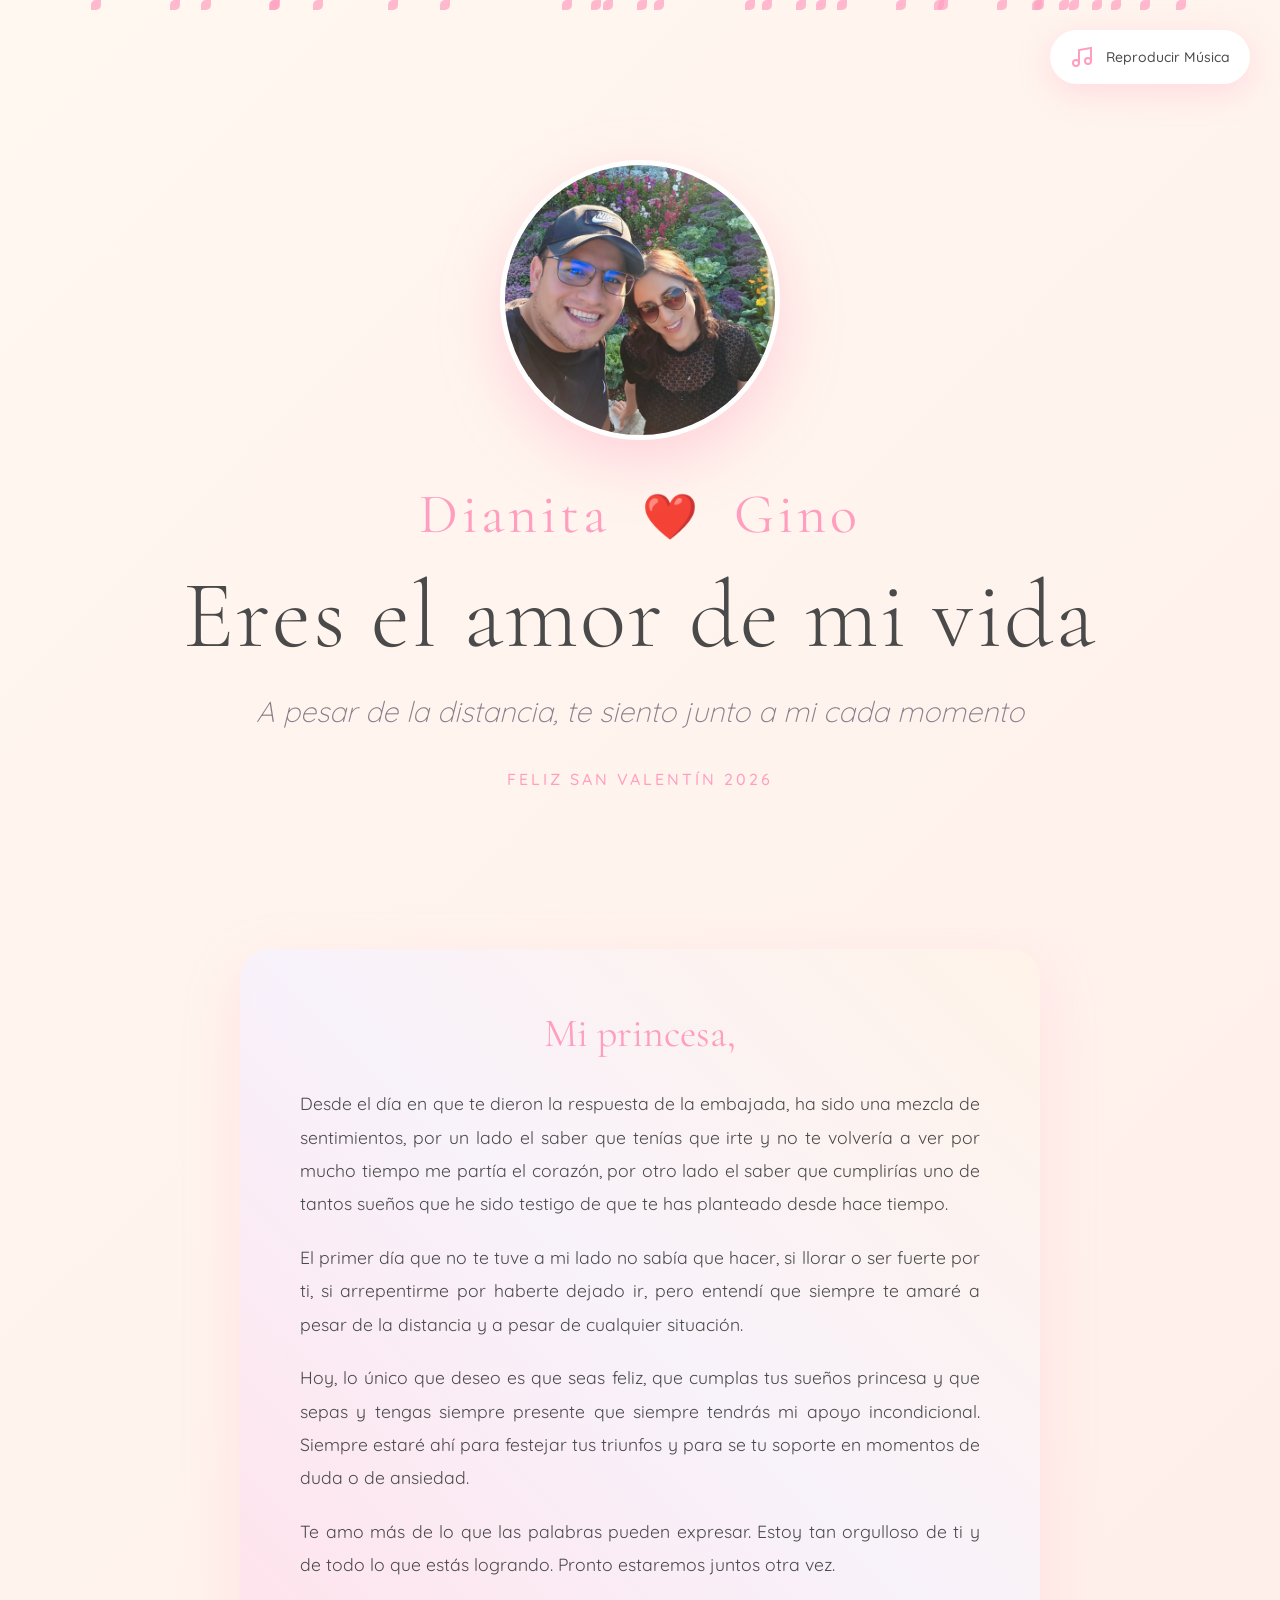
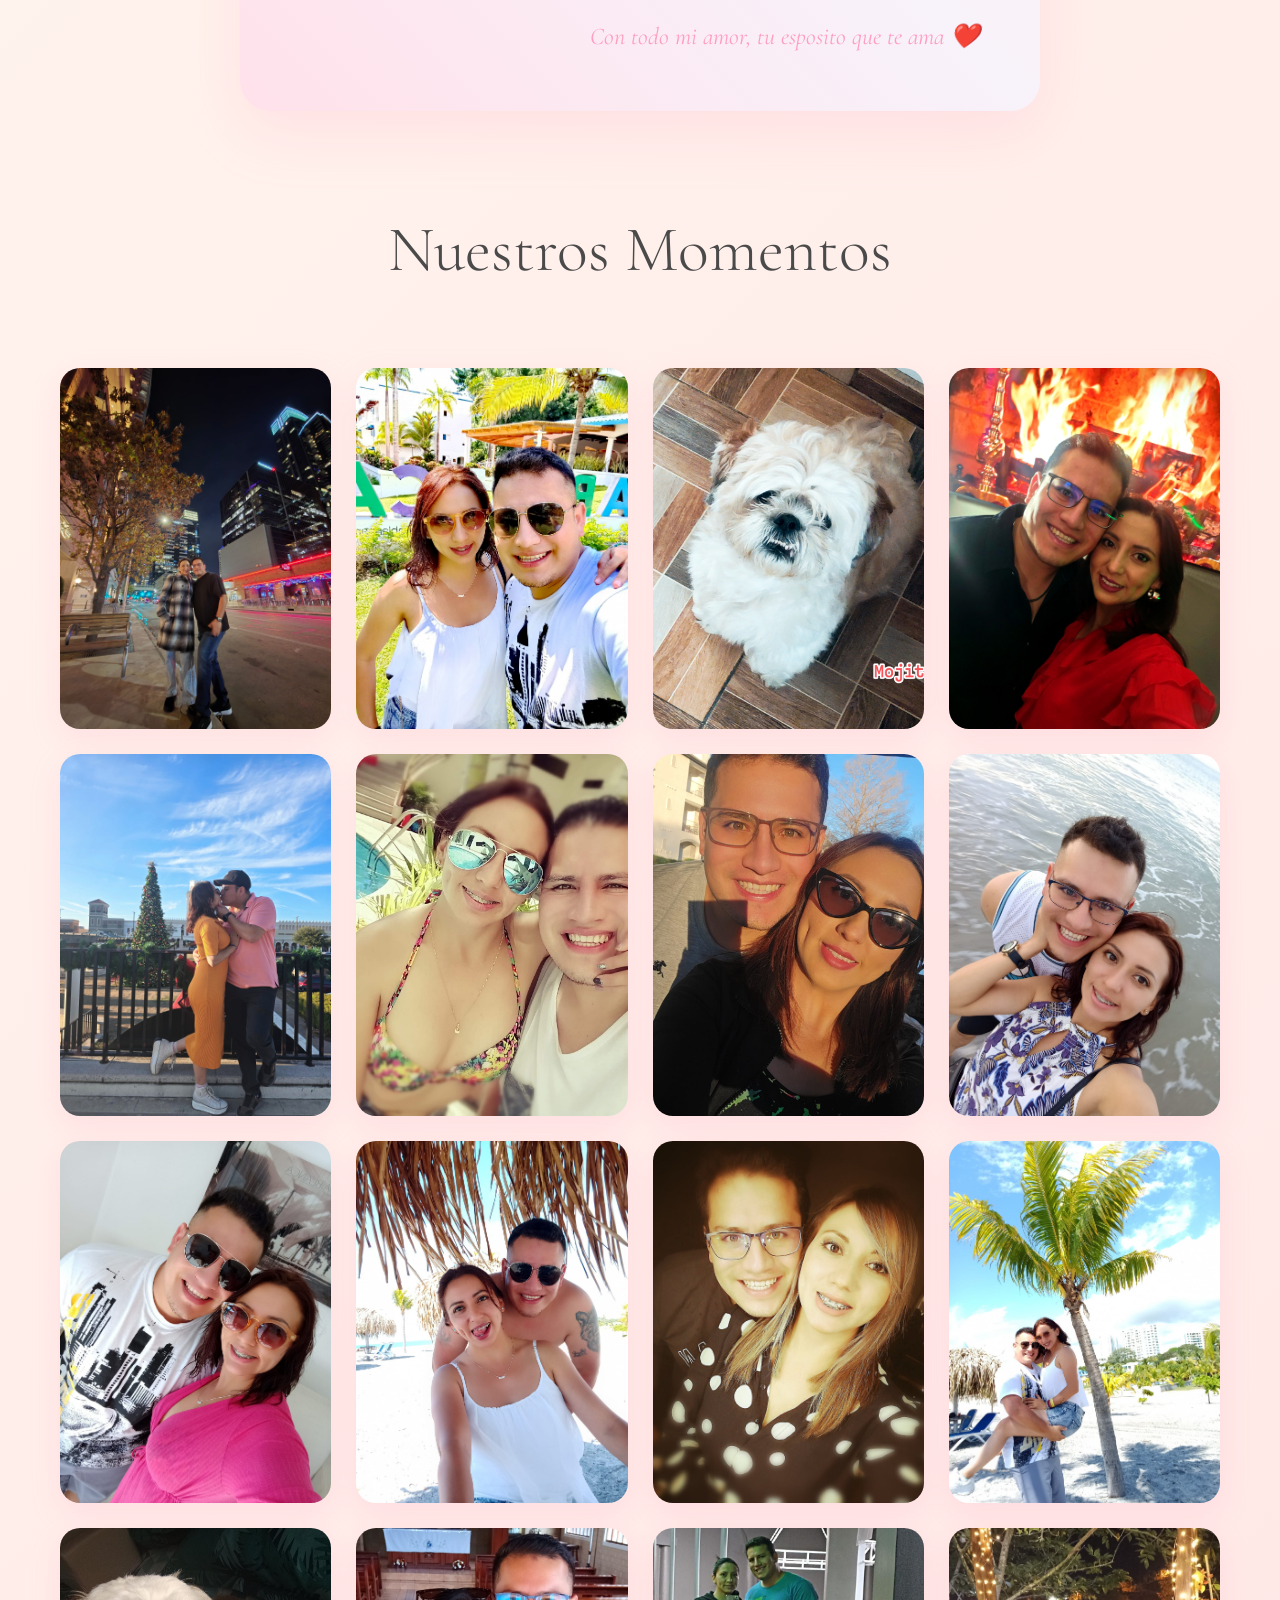
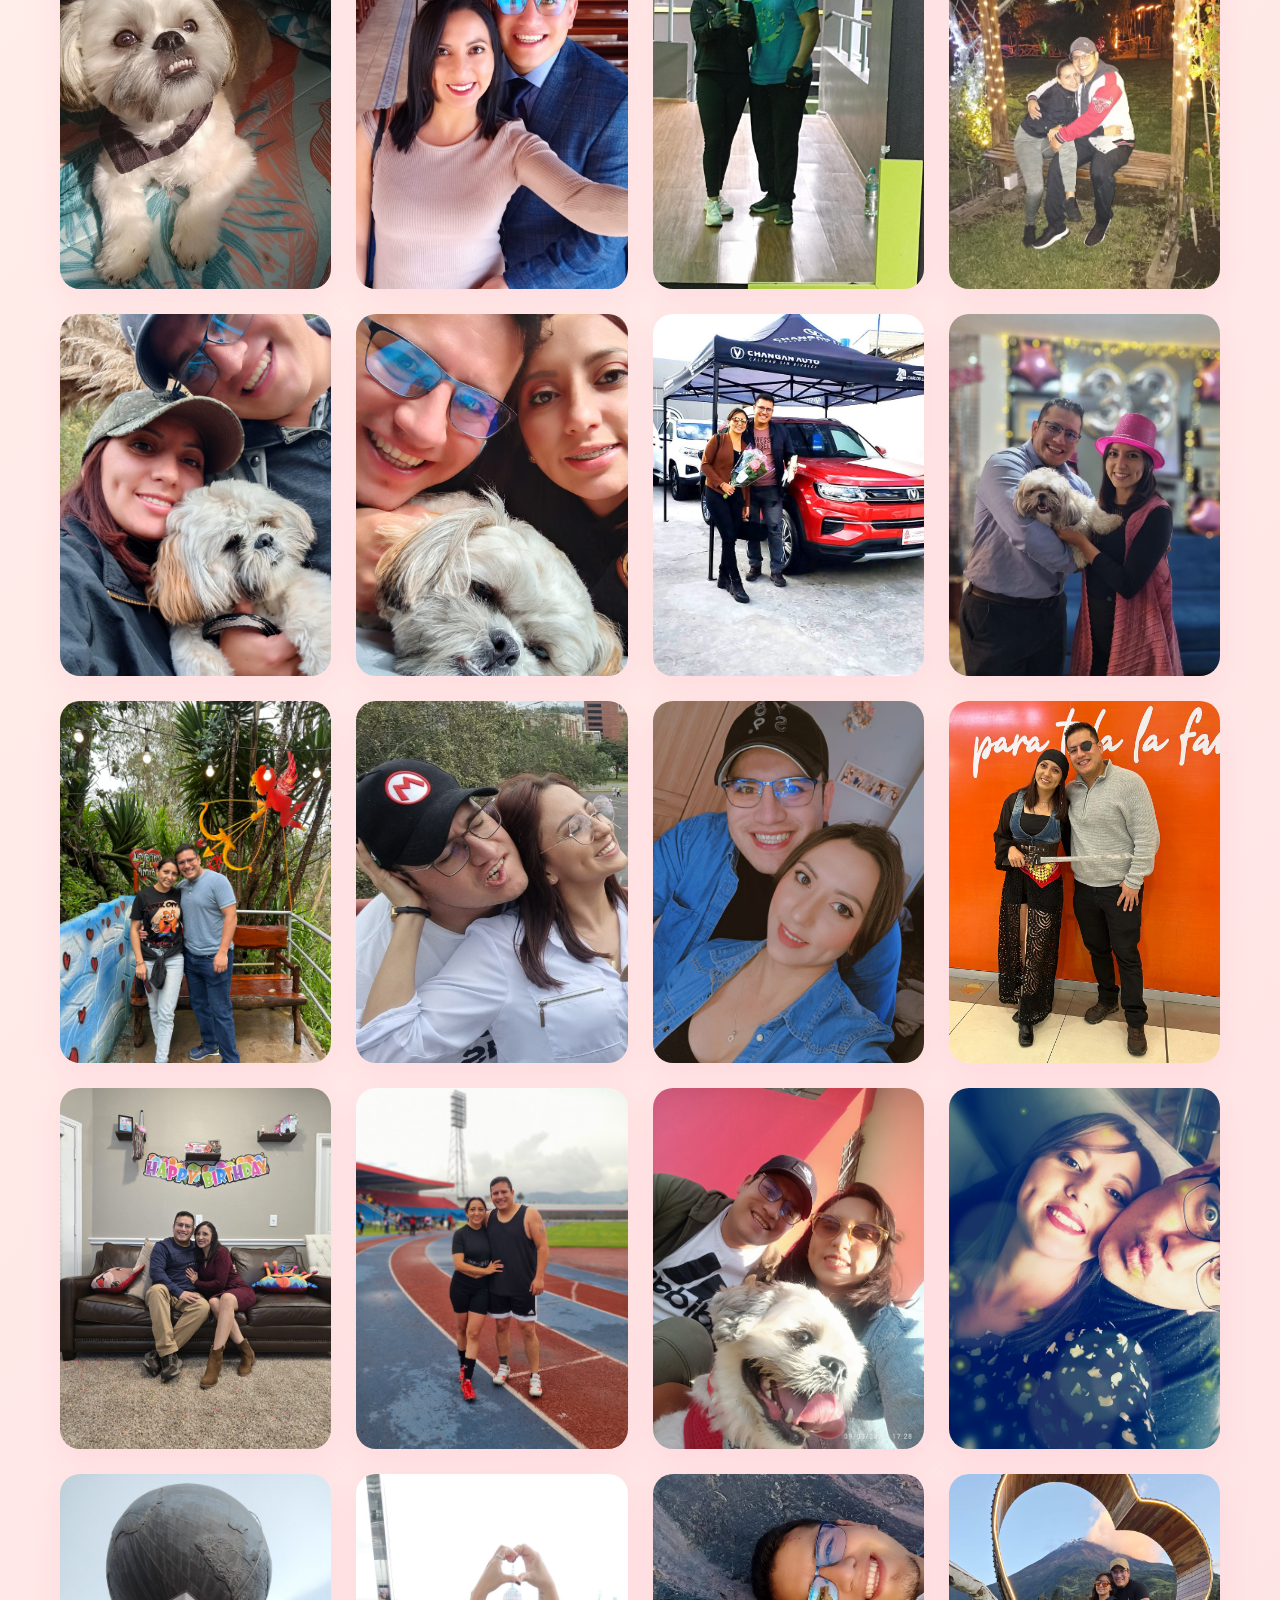
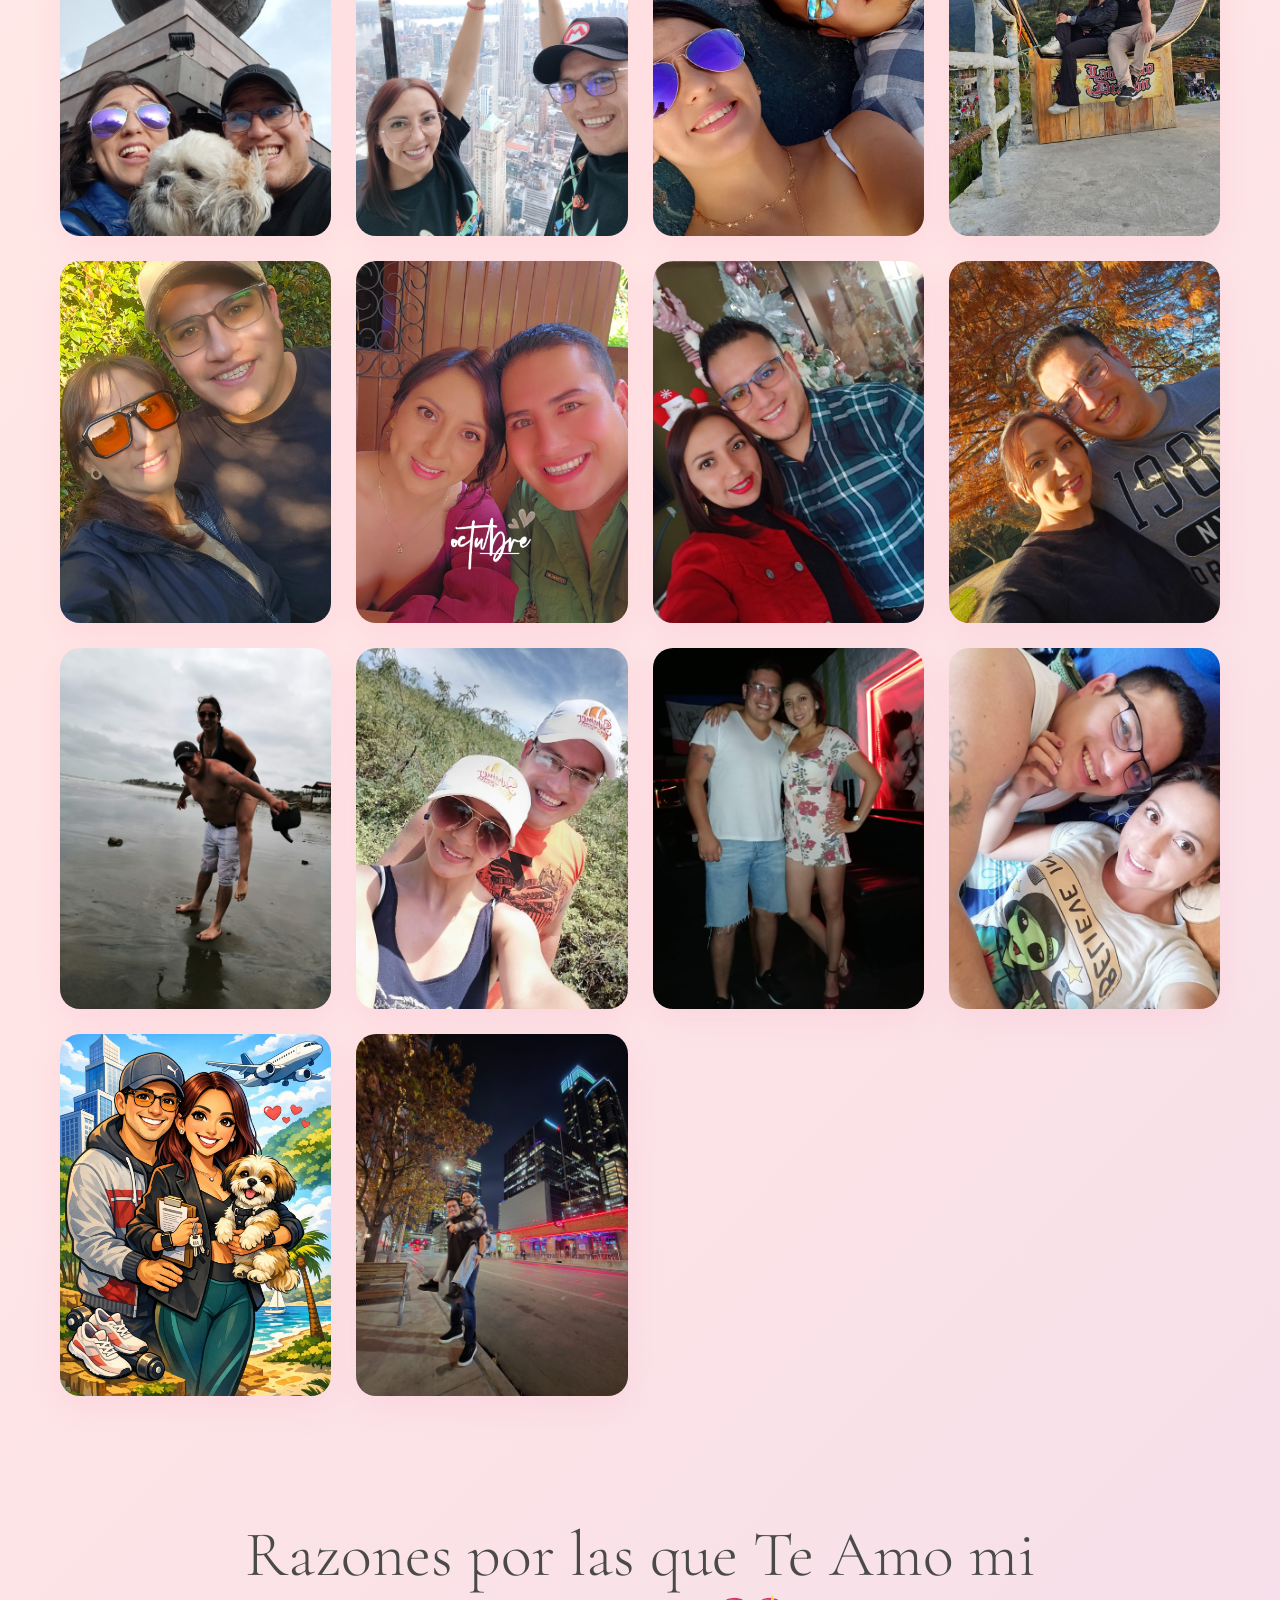
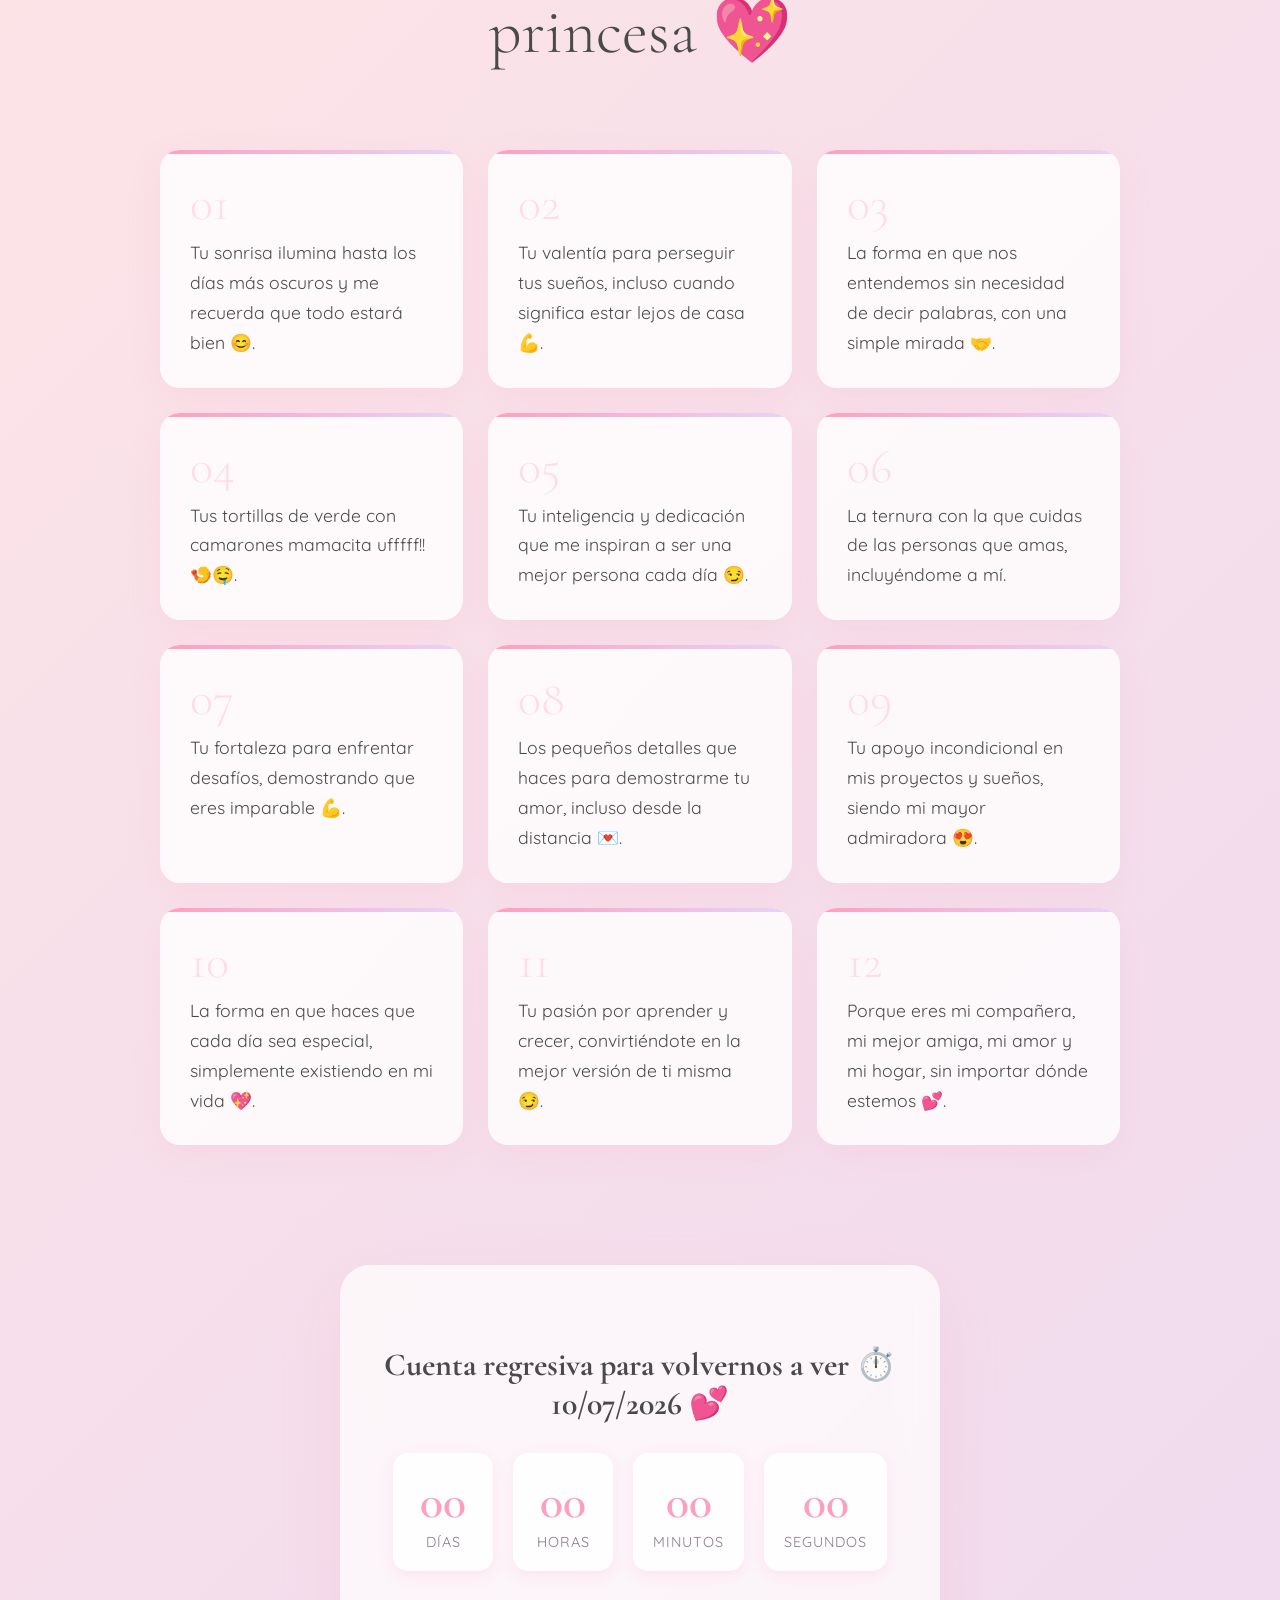
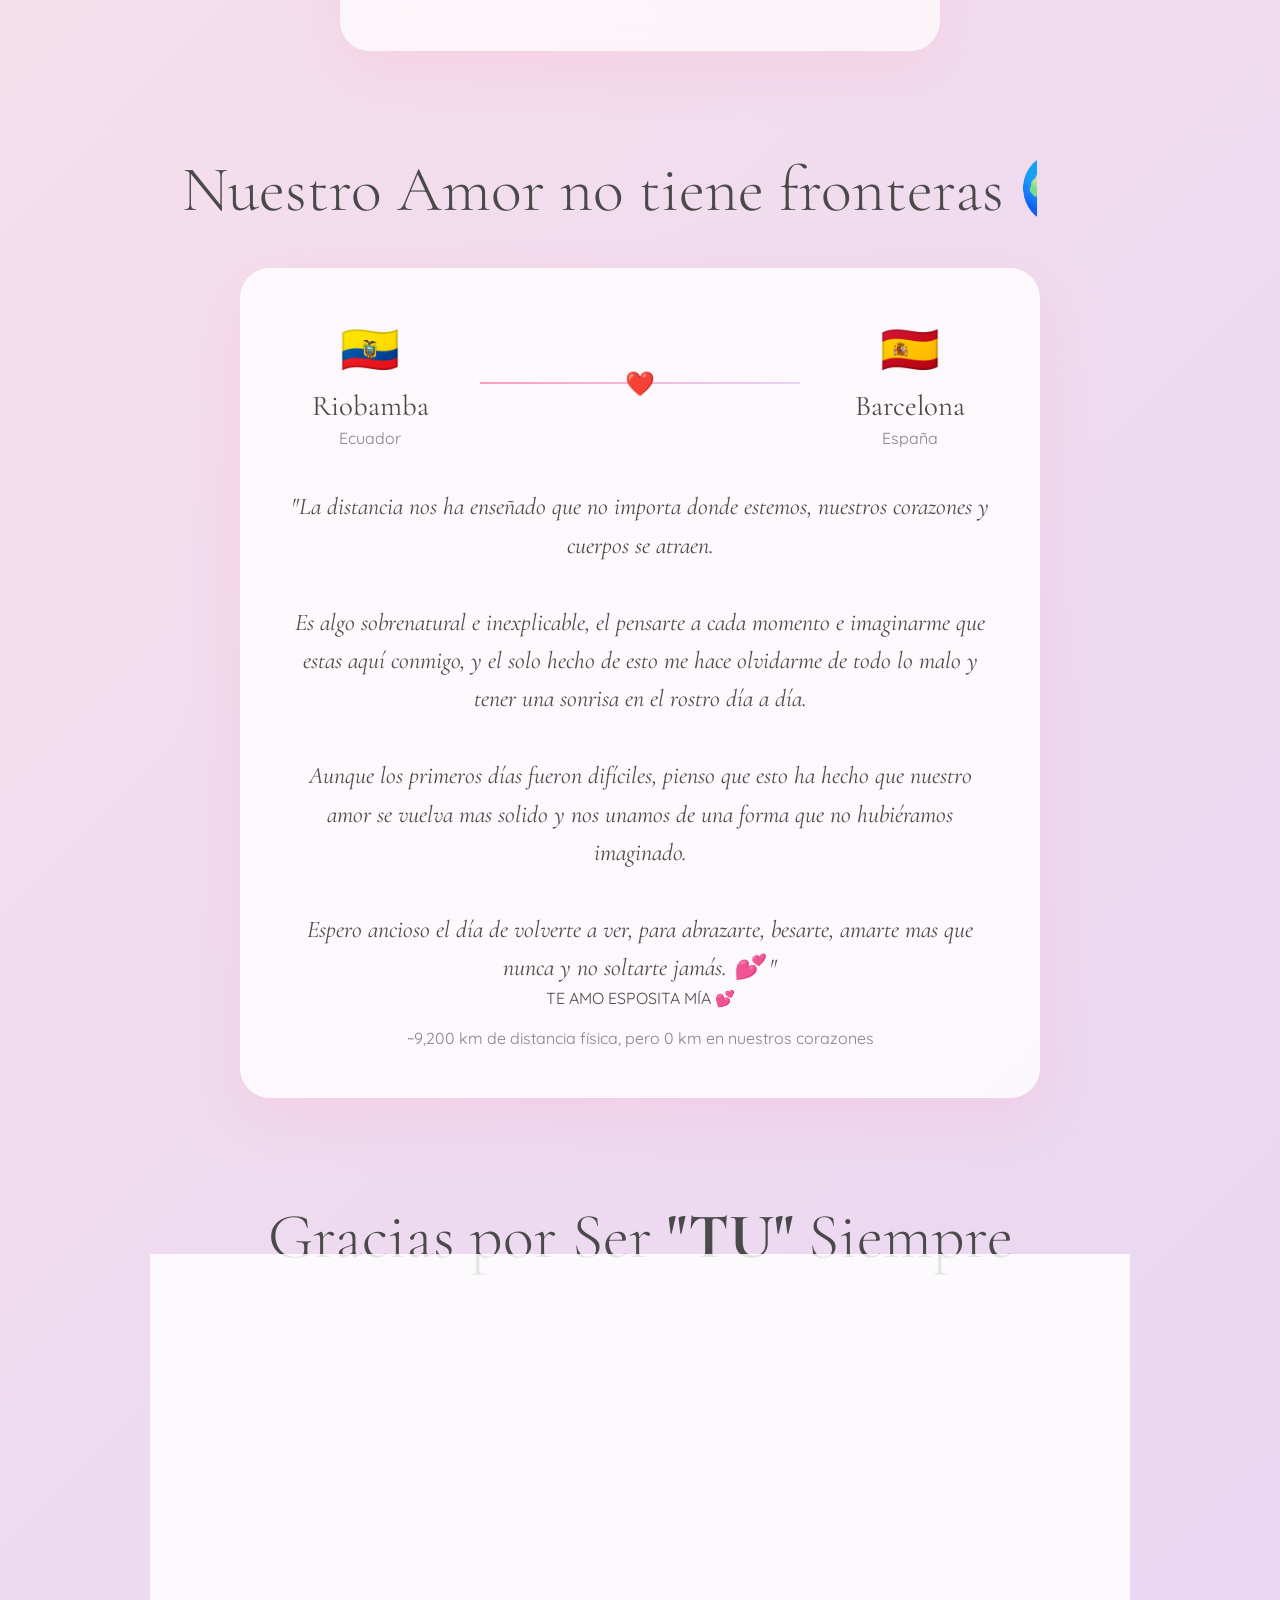
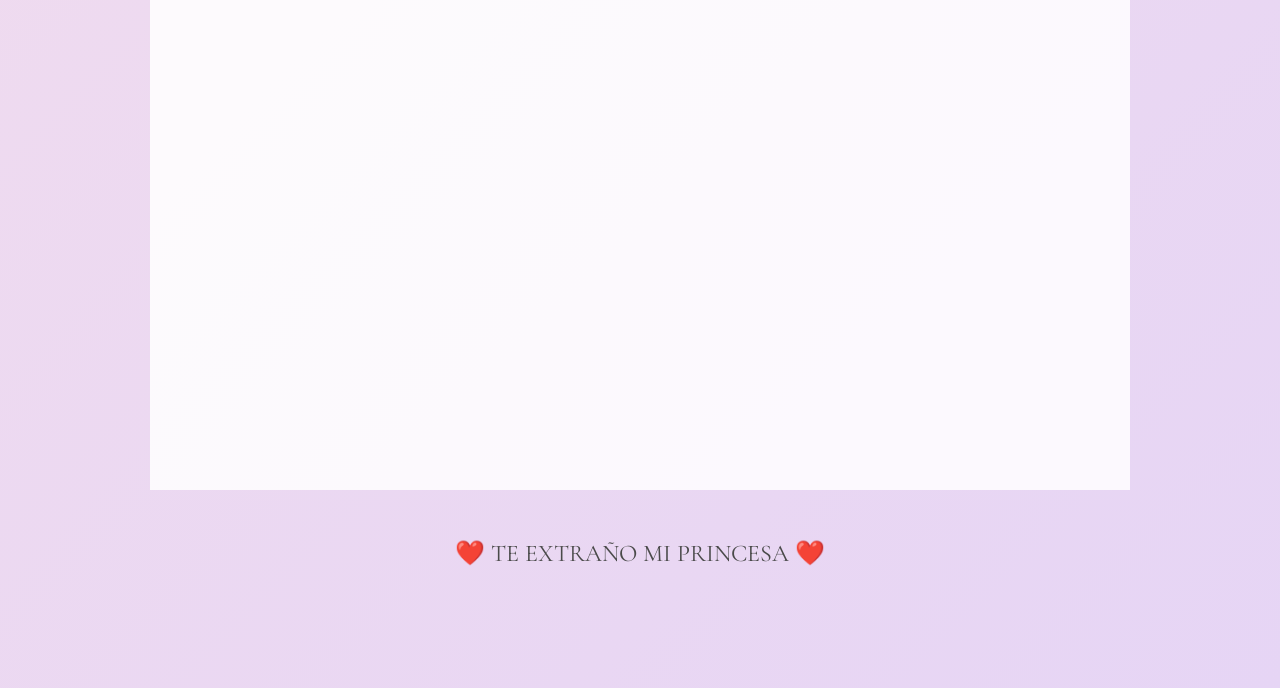
<file: index.html.html>
<!doctype html>
<html lang="es">
  <head>
    <meta charset="UTF-8" />
    <meta name="viewport" content="width=device-width, initial-scale=1.0" />
    <title>Para Mi Amor ❤️</title>
    <link
      href="https://fonts.googleapis.com/css2?family=Cormorant+Garamond:wght@300;400;600&family=Quicksand:wght@300;400;500;600&display=swap"
      rel="stylesheet"
    />
    <link rel="stylesheet" href="styles.css" />
  </head>
  <body>
    <!-- Particles Background -->
    <div class="particles" id="particles"></div>

    <!-- Music Player -->
    <div class="music-player" id="musicPlayer">
      <svg
        class="music-icon"
        viewBox="0 0 24 24"
        fill="none"
        stroke="currentColor"
        stroke-width="2"
      >
        <path d="M9 18V5l12-2v13"></path>
        <circle cx="6" cy="18" r="3"></circle>
        <circle cx="18" cy="16" r="3"></circle>
      </svg>
      <span class="music-text">Reproducir Música</span>
    </div>

    <audio id="bgMusic" loop>
      <!-- Aquí puedes agregar tu archivo de música -->
      <source src="./musica/fondo.mp3" type="audio/mpeg" />
    </audio>

    <div class="container">
      <!-- Hero Section -->
      <section class="hero">
        <div class="hero-image">
          <img src="./fotos/foto_principal.jpg" alt="Diana y Gino" />
        </div>
        <div class="names">
          Dianita <span class="names-divider">❤️</span> Gino
        </div>
        <h1>Eres el amor de mi vida</h1>
        <p class="subtitle">
          A pesar de la distancia, te siento junto a mi cada momento
        </p>
        <p class="date">Feliz San Valentín 2026</p>
      </section>

      <!-- Love Letter -->
      <section class="love-letter">
        <h2>Mi princesa,</h2>
        <p>
          Desde el día en que te dieron la respuesta de la embajada, ha sido una
          mezcla de sentimientos, por un lado el saber que tenías que irte y no
          te volvería a ver por mucho tiempo me partía el corazón, por otro lado
          el saber que cumplirías uno de tantos sueños que he sido testigo de
          que te has planteado desde hace tiempo.
        </p>
        <p>
          El primer día que no te tuve a mi lado no sabía que hacer, si llorar o
          ser fuerte por ti, si arrepentirme por haberte dejado ir, pero entendí
          que siempre te amaré a pesar de la distancia y a pesar de cualquier
          situación.
        </p>
        <p>
          Hoy, lo único que deseo es que seas feliz, que cumplas tus sueños
          princesa y que sepas y tengas siempre presente que siempre tendrás mi
          apoyo incondicional. Siempre estaré ahí para festejar tus triunfos y
          para se tu soporte en momentos de duda o de ansiedad.
        </p>
        <p>
          Te amo más de lo que las palabras pueden expresar. Estoy tan orgulloso
          de ti y de todo lo que estás logrando. Pronto estaremos juntos otra
          vez.
        </p>
        <div class="signature">Con todo mi amor, tu esposito que te ama ❤️</div>
      </section>

      <!-- Gallery Section -->
      <section class="gallery-section reveal">
        <h2 class="gallery-title">Nuestros Momentos</h2>
        <div class="gallery">
          <div class="photo-card">
            <img src="./fotos/foto_1.jpg" alt="Momento 1" class="photo-img" />
            <div class="photo-overlay">
              <div class="photo-caption">Nuestro hogar 😍</div>
            </div>
          </div>

          <div class="photo-card">
            <img src="./fotos/foto_2.jpg" alt="Momento 2" class="photo-img" />
            <div class="photo-overlay">
              <div class="photo-caption">Panamá</div>
            </div>
          </div>

          <div class="photo-card">
            <img src="./fotos/foto_3.jpg" alt="Momento 3" class="photo-img" />
            <div class="photo-overlay">
              <div class="photo-caption">Nuestro Mojito</div>
            </div>
          </div>

          <div class="photo-card">
            <img src="./fotos/foto_4.jpg" alt="Momento 4" class="photo-img" />
            <div class="photo-overlay">
              <div class="photo-caption">Navidad 2025</div>
            </div>
          </div>

          <div class="photo-card">
            <img src="./fotos/foto_5.jpg" alt="Momento 5" class="photo-img" />
            <div class="photo-overlay">
              <div class="photo-caption">De shopping EEUU</div>
            </div>
          </div>

          <div class="photo-card">
            <img src="./fotos/foto_6.jpg" alt="Momento 6" class="photo-img" />
            <div class="photo-overlay">
              <div class="photo-caption">Playita</div>
            </div>
          </div>

          <div class="photo-card">
            <img src="./fotos/foto_7.jpg" alt="Momento 7" class="photo-img" />
            <div class="photo-overlay">
              <div class="photo-caption">Austin</div>
            </div>
          </div>

          <div class="photo-card">
            <img src="./fotos/foto_8.jpg" alt="Momento 8" class="photo-img" />
            <div class="photo-overlay">
              <div class="photo-caption">Mar y arena con mi esposita 💕</div>
            </div>
          </div>

          <div class="photo-card">
            <img src="./fotos/foto_9.jpg" alt="Momento 9" class="photo-img" />
            <div class="photo-overlay">
              <div class="photo-caption">Playa en Panamá</div>
            </div>
          </div>

          <div class="photo-card">
            <img src="./fotos/foto_10.jpg" alt="Momento 10" class="photo-img" />
            <div class="photo-overlay">
              <div class="photo-caption">Amor infinito</div>
            </div>
          </div>

          <div class="photo-card">
            <img src="./fotos/foto_11.jpg" alt="Momento 11" class="photo-img" />
            <div class="photo-overlay">
              <div class="photo-caption">Siempre juntos</div>
            </div>
          </div>

          <div class="photo-card">
            <img src="./fotos/foto_12.jpg" alt="Momento 12" class="photo-img" />
            <div class="photo-overlay">
              <div class="photo-caption">Juntos por siempre</div>
            </div>
          </div>

          <div class="photo-card">
            <img src="./fotos/foto_13.jpg" alt="Momento 13" class="photo-img" />
            <div class="photo-overlay">
              <div class="photo-caption">Nuestro mojito</div>
            </div>
          </div>

          <div class="photo-card">
            <img src="./fotos/foto_14.jpg" alt="Momento 14" class="photo-img" />
            <div class="photo-overlay">
              <div class="photo-caption">Siempre apoyándonos</div>
            </div>
          </div>

          <div class="photo-card">
            <img src="./fotos/foto_15.jpg" alt="Momento 15" class="photo-img" />
            <div class="photo-overlay">
              <div class="photo-caption">Gym</div>
            </div>
          </div>

          <div class="photo-card">
            <img src="./fotos/foto_16.jpg" alt="Momento 16" class="photo-img" />
            <div class="photo-overlay">
              <div class="photo-caption">Baños de agua santa</div>
            </div>
          </div>

          <div class="photo-card">
            <img src="./fotos/foto_17.jpg" alt="Momento 17" class="photo-img" />
            <div class="photo-overlay">
              <div class="photo-caption">Con nuestro bebé</div>
            </div>
          </div>

          <div class="photo-card">
            <img src="./fotos/foto_18.jpg" alt="Momento 18" class="photo-img" />
            <div class="photo-overlay">
              <div class="photo-caption">Nuestro amor</div>
            </div>
          </div>

          <div class="photo-card">
            <img src="./fotos/foto_19.jpg" alt="Momento 19" class="photo-img" />
            <div class="photo-overlay">
              <div class="photo-caption">Nuestro maqueen</div>
            </div>
          </div>

          <div class="photo-card">
            <img src="./fotos/foto_20.jpg" alt="Momento 20" class="photo-img" />
            <div class="photo-overlay">
              <div class="photo-caption">Felices</div>
            </div>
          </div>

          <div class="photo-card">
            <img src="./fotos/foto_21.jpg" alt="Momento 21" class="photo-img" />
            <div class="photo-overlay">
              <div class="photo-caption">Nuestro amor</div>
            </div>
          </div>

          <div class="photo-card">
            <img src="./fotos/foto_22.jpg" alt="Momento 22" class="photo-img" />
            <div class="photo-overlay">
              <div class="photo-caption">Nuestras locuras juntos 🤣</div>
            </div>
          </div>

          <div class="photo-card">
            <img src="./fotos/foto_23.jpg" alt="Momento 23" class="photo-img" />
            <div class="photo-overlay">
              <div class="photo-caption">Te amo mi princesa 💕</div>
            </div>
          </div>

          <div class="photo-card">
            <img src="./fotos/foto_24.jpg" alt="Momento 24" class="photo-img" />
            <div class="photo-overlay">
              <div class="photo-caption">Halloween 2025</div>
            </div>
          </div>

          <div class="photo-card">
            <img src="./fotos/foto_25.jpg" alt="Momento 25" class="photo-img" />
            <div class="photo-overlay">
              <div class="photo-caption">Cumpleaños Bolon 2025</div>
            </div>
          </div>

          <div class="photo-card">
            <img src="./fotos/foto_26.jpg" alt="Momento 26" class="photo-img" />
            <div class="photo-overlay">
              <div class="photo-caption">Pasión y recuerdos</div>
            </div>
          </div>

          <div class="photo-card">
            <img src="./fotos/foto_27.jpg" alt="Momento 27" class="photo-img" />
            <div class="photo-overlay">
              <div class="photo-caption">Paseo al parque con el Mojito 🐶</div>
            </div>
          </div>

          <div class="photo-card">
            <img src="./fotos/foto_28.jpg" alt="Momento 28" class="photo-img" />
            <div class="photo-overlay">
              <div class="photo-caption">Felices juntos 💕</div>
            </div>
          </div>

          <div class="photo-card">
            <img src="./fotos/foto_29.jpg" alt="Momento 29" class="photo-img" />
            <div class="photo-overlay">
              <div class="photo-caption">Mitad del mundo 🌎</div>
            </div>
          </div>

          <div class="photo-card">
            <img src="./fotos/foto_30.jpg" alt="Momento 30" class="photo-img" />
            <div class="photo-overlay">
              <div class="photo-caption">SUMMIT New York</div>
            </div>
          </div>

          <div class="photo-card">
            <img src="./fotos/foto_31.jpg" alt="Momento 31" class="photo-img" />
            <div class="photo-overlay">
              <div class="photo-caption">Juntitos mi vidita</div>
            </div>
          </div>

          <div class="photo-card">
            <img src="./fotos/foto_32.jpg" alt="Momento 32" class="photo-img" />
            <div class="photo-overlay">
              <div class="photo-caption">Baños de agua santa</div>
            </div>
          </div>

          <div class="photo-card">
            <img src="./fotos/foto_33.jpg" alt="Momento 33" class="photo-img" />
            <div class="photo-overlay">
              <div class="photo-caption">Mi princesa hermosa</div>
            </div>
          </div>

          <div class="photo-card">
            <img src="./fotos/foto_34.jpg" alt="Momento 34" class="photo-img" />
            <div class="photo-overlay">
              <div class="photo-caption">Puyo 2025</div>
            </div>
          </div>

          <div class="photo-card">
            <img src="./fotos/foto_35.jpg" alt="Momento 35" class="photo-img" />
            <div class="photo-overlay">
              <div class="photo-caption">Navidad</div>
            </div>
          </div>

          <div class="photo-card">
            <img src="./fotos/foto_36.jpg" alt="Momento 36" class="photo-img" />
            <div class="photo-overlay">
              <div class="photo-caption">Reencuentro</div>
            </div>
          </div>

          <div class="photo-card">
            <img src="./fotos/foto_37.jpg" alt="Momento 37" class="photo-img" />
            <div class="photo-overlay">
              <div class="photo-caption">Con mi esposita en la playa</div>
            </div>
          </div>

          <div class="photo-card">
            <img src="./fotos/foto_38.jpg" alt="Momento 38" class="photo-img" />
            <div class="photo-overlay">
              <div class="photo-caption">Galápagos</div>
            </div>
          </div>

          <div class="photo-card">
            <img src="./fotos/foto_39.jpg" alt="Momento 39" class="photo-img" />
            <div class="photo-overlay">
              <div class="photo-caption">Galápagos</div>
            </div>
          </div>

          <div class="photo-card">
            <img src="./fotos/foto_40.jpg" alt="Momento 40" class="photo-img" />
            <div class="photo-overlay">
              <div class="photo-caption">Mi esposita linda</div>
            </div>
          </div>

          <div class="photo-card">
            <img src="./fotos/foto_41.jpg" alt="Momento 41" class="photo-img" />
            <div class="photo-overlay">
              <div class="photo-caption">Nuestro hogar</div>
            </div>
          </div>

          <div class="photo-card">
            <img src="./fotos/foto_42.jpg" alt="Momento 42" class="photo-img" />
            <div class="photo-overlay">
              <div class="photo-caption">TE AMO BEBÉ 💕</div>
            </div>
          </div>
        </div>
      </section>

      <!-- Reasons I Love You Section -->
      <section class="reasons-section reveal">
        <h2 class="reasons-title">Razones por las que Te Amo mi princesa 💖</h2>
        <div class="reasons-grid">
          <div class="reason-card">
            <div class="reason-number">01</div>
            <div class="reason-text">
              Tu sonrisa ilumina hasta los días más oscuros y me recuerda que
              todo estará bien 😊.
            </div>
          </div>

          <div class="reason-card">
            <div class="reason-number">02</div>
            <div class="reason-text">
              Tu valentía para perseguir tus sueños, incluso cuando significa
              estar lejos de casa 💪.
            </div>
          </div>

          <div class="reason-card">
            <div class="reason-number">03</div>
            <div class="reason-text">
              La forma en que nos entendemos sin necesidad de decir palabras,
              con una simple mirada 🤝.
            </div>
          </div>

          <div class="reason-card">
            <div class="reason-number">04</div>
            <div class="reason-text">
              Tus tortillas de verde con camarones mamacita ufffff!! 🍤🤤.
            </div>
          </div>

          <div class="reason-card">
            <div class="reason-number">05</div>
            <div class="reason-text">
              Tu inteligencia y dedicación que me inspiran a ser una mejor
              persona cada día 😏.
            </div>
          </div>

          <div class="reason-card">
            <div class="reason-number">06</div>
            <div class="reason-text">
              La ternura con la que cuidas de las personas que amas,
              incluyéndome a mí.
            </div>
          </div>

          <div class="reason-card">
            <div class="reason-number">07</div>
            <div class="reason-text">
              Tu fortaleza para enfrentar desafíos, demostrando que eres
              imparable 💪.
            </div>
          </div>

          <div class="reason-card">
            <div class="reason-number">08</div>
            <div class="reason-text">
              Los pequeños detalles que haces para demostrarme tu amor, incluso
              desde la distancia 💌.
            </div>
          </div>

          <div class="reason-card">
            <div class="reason-number">09</div>
            <div class="reason-text">
              Tu apoyo incondicional en mis proyectos y sueños, siendo mi mayor
              admiradora 😍.
            </div>
          </div>

          <div class="reason-card">
            <div class="reason-number">10</div>
            <div class="reason-text">
              La forma en que haces que cada día sea especial, simplemente
              existiendo en mi vida 💖.
            </div>
          </div>

          <div class="reason-card">
            <div class="reason-number">11</div>
            <div class="reason-text">
              Tu pasión por aprender y crecer, convirtiéndote en la mejor
              versión de ti misma 😏.
            </div>
          </div>

          <div class="reason-card">
            <div class="reason-number">12</div>
            <div class="reason-text">
              Porque eres mi compañera, mi mejor amiga, mi amor y mi hogar, sin
              importar dónde estemos 💕.
            </div>
          </div>
        </div>
      </section>

      <!-- Counter Section -->
      <section class="counter-section reveal">
        <h3 class="counter-title">
          Cuenta regresiva para volvernos a ver ⏱️ <br />
          <span class="counter-subtitle">10/07/2026 💕</span>
        </h3>
        <div class="countdown-container">
          <div class="countdown-item">
            <span class="countdown-number" id="days">00</span>
            <span class="countdown-label">Días</span>
          </div>
          <div class="countdown-item">
            <span class="countdown-number" id="hours">00</span>
            <span class="countdown-label">Horas</span>
          </div>
          <div class="countdown-item">
            <span class="countdown-number" id="minutes">00</span>
            <span class="countdown-label">Minutos</span>
          </div>
          <div class="countdown-item">
            <span class="countdown-number" id="seconds">00</span>
            <span class="countdown-label">Segundos</span>
          </div>
        </div>
      </section>

      <!-- Map of Love Section -->
      <section class="map-section reveal">
        <h2 class="map-title">Nuestro Amor no tiene fronteras 🌍</h2>
        <div class="map-container">
          <div class="map-visual">
            <div class="location">
              <div class="location-icon">🇪🇨</div>
              <div class="location-name">Riobamba</div>
              <div class="location-country">Ecuador</div>
            </div>

            <div class="connection-line">
              <div class="line"></div>
            </div>

            <div class="location">
              <div class="location-icon">🇪🇸</div>
              <div class="location-name">Barcelona</div>
              <div class="location-country">España</div>
            </div>
          </div>

          <p class="map-quote">
            "La distancia nos ha enseñado que no importa donde estemos, nuestros
            corazones y cuerpos se atraen.
            <br />
            <br />
            Es algo sobrenatural e inexplicable, el pensarte a cada momento e
            imaginarme que estas aquí conmigo, y el solo hecho de esto me hace
            olvidarme de todo lo malo y tener una sonrisa en el rostro día a
            día. <br />
            <br />
            Aunque los primeros días fueron difíciles, pienso que esto ha hecho
            que nuestro amor se vuelva mas solido y nos unamos de una forma que
            no hubiéramos imaginado. <br />
            <br />
            Espero ancioso el día de volverte a ver, para abrazarte, besarte,
            amarte mas que nunca y no soltarte jamás. 💕 "
          </p>

          TE AMO ESPOSITA MÍA 💕

          <p class="distance-text">
            ~9,200 km de distancia física, pero 0 km en nuestros corazones
          </p>
        </div>
      </section>

      <!-- Gratitude Section -->
      <section class="gratitude-section reveal">
        <h2 class="gratitude-title">Gracias por Ser <b>"TU"</b> Siempre</h2>
        <div class="gratitude-content">
          <p class="gratitude-text">
            Gracias por
            <span class="gratitude-highlight">creer en tus sueños</span> y tener
            el coraje de perseguirlos, incluso cuando eso significó dejarlo todo
            atrás. Tu determinación me inspira cada día.
          </p>
          <p class="gratitude-text">
            Gracias por
            <span class="gratitude-highlight">confiar en nuestro amor</span> lo
            suficiente como para saber que la distancia es solo temporal, pero
            lo que tenemos es para siempre.
          </p>
          <p class="gratitude-text">
            Gracias por
            <span class="gratitude-highlight">cada videollamada</span>, cada
            mensaje de buenas noches, cada "te extraño, te amo" que me recuerda
            lo afortunado que soy de tenerte en mi vida.
          </p>
          <p class="gratitude-text">
            Gracias por
            <span class="gratitude-highlight">ser mi inspiración</span> para ser
            mejor, para trabajar más duro y para construir el futuro que ambos
            merecemos.
          </p>
          <div class="gratitude-signature">
            Tu gordito, el hombre que te ama y te amará para toda la eternidad
            💕
          </div>
        </div>
      </section>

      <!-- Footer -->
      <footer class="footer">❤️ TE EXTRAÑO MI PRINCESA ❤️</footer>
    </div>

    <script>
      // Particles Generation
      function createParticles() {
        const particlesContainer = document.getElementById("particles");

        // Create hearts
        for (let i = 0; i < 15; i++) {
          const heart = document.createElement("div");
          heart.className = "heart";
          heart.innerHTML = "❤️";
          heart.style.left = Math.random() * 100 + "%";
          heart.style.animationDelay = Math.random() * 8 + "s";
          heart.style.fontSize = Math.random() * 15 + 15 + "px";
          particlesContainer.appendChild(heart);
        }

        // Create petals
        for (let i = 0; i < 30; i++) {
          const petal = document.createElement("div");
          petal.className = "petal";
          petal.style.left = Math.random() * 100 + "%";
          petal.style.animationDelay = Math.random() * 12 + "s";
          petal.style.animationDuration = Math.random() * 8 + 10 + "s";
          particlesContainer.appendChild(petal);
        }
      }

      // Music Player
      const musicPlayer = document.getElementById("musicPlayer");
      const bgMusic = document.getElementById("bgMusic");
      let isPlaying = false;

      musicPlayer.addEventListener("click", () => {
        if (isPlaying) {
          bgMusic.pause();
          musicPlayer.classList.remove("playing");
          musicPlayer.querySelector(".music-text").textContent =
            "Reproducir Música";
        } else {
          bgMusic.play();
          musicPlayer.classList.add("playing");
          musicPlayer.querySelector(".music-text").textContent =
            "Pausar Música";
        }
        isPlaying = !isPlaying;
      });

      // Day Counter replaced with Countdown
      function updateCountdown() {
        // Set your reunion date here (Year, Month-1, Day, Hour, Minute)
        const reunionDate = new Date("2026-07-10T00:00:00").getTime();

        const countdownInterval = setInterval(() => {
          const now = new Date().getTime();
          const distance = reunionDate - now;

          if (distance < 0) {
            clearInterval(countdownInterval);
            document.getElementById("days").textContent = "00";
            document.getElementById("hours").textContent = "00";
            document.getElementById("minutes").textContent = "00";
            document.getElementById("seconds").textContent = "00";
            return;
          }

          const days = Math.floor(distance / (1000 * 60 * 60 * 24));
          const hours = Math.floor(
            (distance % (1000 * 60 * 60 * 24)) / (1000 * 60 * 60),
          );
          const minutes = Math.floor(
            (distance % (1000 * 60 * 60)) / (1000 * 60),
          );
          const seconds = Math.floor((distance % (1000 * 60)) / 1000);

          document.getElementById("days").textContent = String(days).padStart(
            2,
            "0",
          );
          document.getElementById("hours").textContent = String(hours).padStart(
            2,
            "0",
          );
          document.getElementById("minutes").textContent = String(
            minutes,
          ).padStart(2, "0");
          document.getElementById("seconds").textContent = String(
            seconds,
          ).padStart(2, "0");
        }, 1000);
      }

      // Scroll Reveal Animation
      function revealOnScroll() {
        const reveals = document.querySelectorAll(".reveal");

        reveals.forEach((element) => {
          const windowHeight = window.innerHeight;
          const elementTop = element.getBoundingClientRect().top;
          const elementVisible = 150;

          if (elementTop < windowHeight - elementVisible) {
            element.classList.add("active");
          }
        });
      }

      // Initialize
      window.addEventListener("load", () => {
        createParticles();
        updateCountdown();
        revealOnScroll();
      });

      window.addEventListener("scroll", revealOnScroll);

      // Smooth scroll
      document.querySelectorAll('a[href^="#"]').forEach((anchor) => {
        anchor.addEventListener("click", function (e) {
          e.preventDefault();
          const target = document.querySelector(this.getAttribute("href"));
          if (target) {
            target.scrollIntoView({
              behavior: "smooth",
              block: "start",
            });
          }
        });
      });
    </script>
  </body>
</html>
</file>
<file: styles.css>
:root {
  --rose: #ffe5e5;
  --peach: #ffdab9;
  --lavender: #e6d5f5;
  --soft-pink: #ffd1dc;
  --cream: #fff8f0;
  --deep-rose: #ff9ebf;
  --text-dark: #4a4a4a;
  --text-light: #8b7d8b;
}

* {
  margin: 0;
  padding: 0;
  box-sizing: border-box;
}

body {
  font-family: "Quicksand", sans-serif;
  background: linear-gradient(
    135deg,
    var(--cream) 0%,
    var(--rose) 50%,
    var(--lavender) 100%
  );
  color: var(--text-dark);
  overflow-x: hidden;
  min-height: 100vh;
}

/* Particles Background */
.particles {
  position: fixed;
  top: 0;
  left: 0;
  width: 100%;
  height: 100%;
  pointer-events: none;
  z-index: 1;
  overflow: hidden;
}

.heart {
  position: absolute;
  font-size: 20px;
  opacity: 0;
  animation: floatHeart 8s ease-in infinite;
}

@keyframes floatHeart {
  0% {
    transform: translateY(100vh) rotate(0deg);
    opacity: 0;
  }
  10% {
    opacity: 0.8;
  }
  90% {
    opacity: 0.8;
  }
  100% {
    transform: translateY(-100px) rotate(360deg);
    opacity: 0;
  }
}

.petal {
  position: absolute;
  width: 10px;
  height: 10px;
  background: var(--deep-rose);
  border-radius: 50% 0 50% 0;
  opacity: 0.7;
  animation: fallPetal 12s ease-in infinite;
}

@keyframes fallPetal {
  0% {
    transform: translateY(-100px) rotate(0deg);
    opacity: 0.7;
  }
  100% {
    transform: translateY(100vh) rotate(360deg);
    opacity: 0;
  }
}

/* Music Player */
.music-player {
  position: fixed;
  top: 30px;
  right: 30px;
  z-index: 1000;
  background: rgba(255, 255, 255, 0.95);
  backdrop-filter: blur(10px);
  padding: 15px 20px;
  border-radius: 50px;
  box-shadow: 0 8px 32px rgba(255, 158, 191, 0.3);
  display: flex;
  align-items: center;
  gap: 12px;
  cursor: pointer;
  transition: all 0.3s ease;
}

.music-player:hover {
  transform: scale(1.05);
  box-shadow: 0 12px 40px rgba(255, 158, 191, 0.4);
}

.music-icon {
  width: 24px;
  height: 24px;
  color: var(--deep-rose);
  transition: transform 0.3s ease;
}

.music-player.playing .music-icon {
  animation: pulse 1.5s ease infinite;
}

@keyframes pulse {
  0%,
  100% {
    transform: scale(1);
  }
  50% {
    transform: scale(1.1);
  }
}

.music-text {
  font-size: 14px;
  color: var(--text-dark);
  font-weight: 500;
}

/* Main Container */
.container {
  position: relative;
  z-index: 2;
  max-width: 1400px;
  margin: 0 auto;
  padding: 60px 20px;
}

/* Hero Section */
.hero {
  text-align: center;
  padding: 100px 20px 80px;
  opacity: 0;
  animation: fadeInUp 1s ease forwards;
}

.hero-image {
  width: 280px;
  height: 280px;
  margin: 0 auto 40px;
  border-radius: 50%;
  overflow: hidden;
  border: 5px solid rgba(255, 255, 255, 0.9);
  box-shadow: 0 20px 60px rgba(255, 158, 191, 0.4);
  position: relative;
}

.hero-image::before {
  content: "";
  position: absolute;
  top: -3px;
  left: -3px;
  right: -3px;
  bottom: -3px;
  background: linear-gradient(
    45deg,
    var(--deep-rose),
    var(--lavender),
    var(--peach),
    var(--deep-rose)
  );
  border-radius: 50%;
  z-index: -1;
  animation: rotateGradient 4s linear infinite;
}

@keyframes rotateGradient {
  0% {
    transform: rotate(0deg);
  }
  100% {
    transform: rotate(360deg);
  }
}

.hero-image img {
  width: 100%;
  height: 100%;
  object-fit: cover;
}

.names {
  font-family: "Cormorant Garamond", serif;
  font-size: clamp(2rem, 5vw, 3.5rem);
  color: var(--deep-rose);
  margin-bottom: 10px;
  font-weight: 400;
  letter-spacing: 4px;
}

.names-divider {
  display: inline-block;
  margin: 0 15px;
  color: var(--text-light);
  font-size: 0.8em;
}

@keyframes fadeInUp {
  from {
    opacity: 0;
    transform: translateY(30px);
  }
  to {
    opacity: 1;
    transform: translateY(0);
  }
}

.hero h1 {
  font-family: "Cormorant Garamond", serif;
  font-size: clamp(3rem, 8vw, 6rem);
  font-weight: 300;
  color: var(--text-dark);
  margin-bottom: 20px;
  letter-spacing: 2px;
  line-height: 1.2;
}

.hero .subtitle {
  font-size: clamp(1.2rem, 3vw, 1.8rem);
  color: var(--text-light);
  font-weight: 300;
  margin-bottom: 40px;
  font-style: italic;
}

.hero .date {
  font-size: 1rem;
  color: var(--deep-rose);
  font-weight: 500;
  letter-spacing: 3px;
  text-transform: uppercase;
}

/* Love Letter */
.love-letter {
  max-width: 800px;
  margin: 80px auto;
  background: rgba(255, 255, 255, 0.85);
  backdrop-filter: blur(20px);
  padding: 60px;
  border-radius: 30px;
  box-shadow: 0 20px 60px rgba(255, 158, 191, 0.2);
  opacity: 0;
  animation: fadeInUp 1s ease 0.3s forwards;
  position: relative;
  overflow: hidden;
}

.love-letter::before {
  content: "";
  position: absolute;
  top: -2px;
  left: -2px;
  right: -2px;
  bottom: -2px;
  background: linear-gradient(
    45deg,
    var(--deep-rose),
    var(--lavender),
    var(--peach)
  );
  border-radius: 30px;
  z-index: -1;
  opacity: 0.3;
}

.love-letter h2 {
  font-family: "Cormorant Garamond", serif;
  font-size: 2.5rem;
  color: var(--deep-rose);
  margin-bottom: 30px;
  text-align: center;
  font-weight: 400;
}

.love-letter p {
  font-size: 1.1rem;
  line-height: 1.9;
  color: var(--text-dark);
  margin-bottom: 20px;
  text-align: justify;
}

.love-letter .signature {
  text-align: right;
  font-family: "Cormorant Garamond", serif;
  font-size: 1.5rem;
  color: var(--deep-rose);
  margin-top: 40px;
  font-style: italic;
}

/* Gallery Section */
.gallery-section {
  margin: 100px auto;
  opacity: 0;
  animation: fadeInUp 1s ease 0.6s forwards;
}

.gallery-title {
  font-family: "Cormorant Garamond", serif;
  font-size: clamp(2.5rem, 5vw, 4rem);
  text-align: center;
  color: var(--text-dark);
  margin-bottom: 60px;
  font-weight: 300;
}

.gallery {
  display: grid;
  grid-template-columns: repeat(auto-fit, minmax(250px, 1fr));
  gap: 25px;
  padding: 20px;
  max-width: 1200px;
  margin: 0 auto;
}

.photo-card {
  position: relative;
  aspect-ratio: 3/4;
  border-radius: 20px;
  overflow: hidden;
  cursor: pointer;
  box-shadow: 0 10px 30px rgba(255, 158, 191, 0.2);
  transition: all 0.6s cubic-bezier(0.4, 0, 0.2, 1);
}

.photo-card::before {
  content: "";
  position: absolute;
  top: 0;
  left: 0;
  width: 100%;
  height: 100%;
  background: linear-gradient(
    135deg,
    rgba(255, 158, 191, 0.3) 0%,
    rgba(230, 213, 245, 0.3) 50%,
    rgba(255, 218, 185, 0.3) 100%
  );
  opacity: 0;
  transition: opacity 0.6s ease;
  z-index: 1;
}

.photo-card::after {
  content: "❤️";
  position: absolute;
  top: 50%;
  left: 50%;
  transform: translate(-50%, -50%) scale(0);
  font-size: 3rem;
  z-index: 3;
  opacity: 0;
  transition: all 0.4s cubic-bezier(0.68, -0.55, 0.265, 1.55);
}

.photo-card:hover::before {
  opacity: 1;
}

.photo-card:hover::after {
  transform: translate(-50%, -50%) scale(1);
  opacity: 1;
}

.photo-card:hover {
  transform: translateY(-12px) rotate(-2deg);
  box-shadow: 0 25px 50px rgba(255, 158, 191, 0.35);
}

.photo-card:nth-child(even):hover {
  transform: translateY(-12px) rotate(2deg);
}

.photo-img {
  width: 100%;
  height: 100%;
  object-fit: cover;
  transition: transform 0.6s cubic-bezier(0.4, 0, 0.2, 1);
}

.photo-card:hover .photo-img {
  transform: scale(1.15);
  filter: brightness(1.1);
}

.photo-overlay {
  position: absolute;
  bottom: 0;
  left: 0;
  right: 0;
  padding: 25px;
  background: linear-gradient(
    to top,
    rgba(0, 0, 0, 0.85) 0%,
    rgba(0, 0, 0, 0.4) 60%,
    transparent 100%
  );
  color: white;
  transform: translateY(100%);
  transition: transform 0.5s cubic-bezier(0.4, 0, 0.2, 1);
  z-index: 2;
}

.photo-card:hover .photo-overlay {
  transform: translateY(0);
}

.photo-caption {
  font-family: "Cormorant Garamond", serif;
  font-size: 1.2rem;
  margin-bottom: 6px;
  font-weight: 400;
}

.photo-date {
  font-size: 0.85rem;
  opacity: 0.9;
  font-weight: 300;
}

/* Counter Section */
.counter-section {
  text-align: center;
  padding: 80px 20px;
  margin: 100px auto;
  background: rgba(255, 255, 255, 0.7);
  backdrop-filter: blur(20px);
  border-radius: 30px;
  max-width: 600px;
  box-shadow: 0 20px 60px rgba(255, 158, 191, 0.2);
  opacity: 0;
  animation: fadeInUp 1s ease 0.9s forwards;
}

.counter-title {
  font-family: "Cormorant Garamond", serif;
  font-size: 2rem;
  color: var(--text-dark);
  margin-bottom: 30px;
}

.countdown-container {
  display: flex;
  justify-content: center;
  gap: 20px;
  flex-wrap: wrap;
}

.countdown-item {
  background: rgba(255, 255, 255, 0.9);
  padding: 20px;
  border-radius: 15px;
  min-width: 100px;
  box-shadow: 0 5px 15px rgba(255, 158, 191, 0.2);
}

.countdown-number {
  font-size: 3rem;
  font-weight: 600;
  color: var(--deep-rose);
  font-family: "Cormorant Garamond", serif;
  display: block;
}

.countdown-label {
  font-size: 0.9rem;
  color: var(--text-light);
  text-transform: uppercase;
  letter-spacing: 1px;
  margin-top: 5px;
}

/* Celebration Mode */
.counter-section.celebration-active {
  max-width: 700px;
  margin-top: 60px;
  margin-bottom: 60px;
  padding: 40px 20px;
  background: transparent;
  backdrop-filter: none;
  box-shadow: none;
  animation: none;
}

.countdown-block[hidden] {
  display: none !important;
}

.celebration-mode {
  position: relative;
  padding: 20px 10px;
  overflow: hidden;
}

.celebration-hearts span {
  position: absolute;
  font-size: 1.5rem;
  opacity: 0.6;
  animation: floatCelebrationHeart 4s ease-in-out infinite;
}

.celebration-hearts span:nth-child(1) {
  left: 5%;
  top: 10%;
  animation-delay: 0s;
}
.celebration-hearts span:nth-child(2) {
  right: 8%;
  top: 15%;
  animation-delay: 0.8s;
}
.celebration-hearts span:nth-child(3) {
  left: 15%;
  bottom: 20%;
  animation-delay: 1.6s;
}
.celebration-hearts span:nth-child(4) {
  right: 12%;
  bottom: 25%;
  animation-delay: 2.4s;
}
.celebration-hearts span:nth-child(5) {
  left: 45%;
  top: 5%;
  animation-delay: 3.2s;
}

@keyframes floatCelebrationHeart {
  0%,
  100% {
    transform: translateY(0) scale(1);
    opacity: 0.5;
  }
  50% {
    transform: translateY(-12px) scale(1.15);
    opacity: 0.9;
  }
}

.celebration-title {
  font-family: "Cormorant Garamond", serif;
  font-size: 2.5rem;
  color: var(--deep-rose);
  margin-bottom: 10px;
  animation: celebrationPulse 1.5s ease-in-out infinite;
}

@keyframes celebrationPulse {
  0%,
  100% {
    transform: scale(1);
  }
  50% {
    transform: scale(1.04);
  }
}

.celebration-subtitle {
  font-size: 1.1rem;
  color: var(--text-light);
  margin-bottom: 25px;
}

.celebration-photo-frame {
  position: relative;
  width: 280px;
  height: 280px;
  margin: 0 auto 20px;
  border-radius: 50%;
  padding: 6px;
  background: linear-gradient(
    135deg,
    var(--deep-rose),
    #ffd700,
    var(--lavender),
    var(--deep-rose)
  );
  background-size: 300% 300%;
  animation: rotateBorder 4s linear infinite;
  box-shadow: 0 15px 40px rgba(255, 158, 191, 0.4);
}

@keyframes rotateBorder {
  0% {
    background-position: 0% 50%;
  }
  50% {
    background-position: 100% 50%;
  }
  100% {
    background-position: 0% 50%;
  }
}

.celebration-photo-frame img {
  width: 100%;
  height: 100%;
  object-fit: cover;
  border-radius: 50%;
  border: 4px solid white;
  opacity: 0;
  transform: scale(0.92);
  transition:
    opacity 0.8s ease,
    transform 0.8s ease;
}

.celebration-photo-frame img.photo-visible {
  opacity: 1;
  transform: scale(1);
  animation: photoFloat 3.5s ease-in-out infinite;
}

@keyframes photoFloat {
  0%,
  100% {
    transform: scale(1) translateY(0);
  }
  50% {
    transform: scale(1.03) translateY(-6px);
  }
}

.celebration-message {
  font-family: "Cormorant Garamond", serif;
  font-size: 1.4rem;
  color: var(--text-dark);
  font-weight: 600;
  animation: celebrationPulse 2s ease-in-out infinite;
}

.confetti-piece {
  position: absolute;
  top: -20px;
  pointer-events: none;
  animation: confettiFall linear infinite;
  z-index: 1;
}

@keyframes confettiFall {
  0% {
    transform: translateY(-20px) rotate(0deg);
    opacity: 1;
  }
  100% {
    transform: translateY(450px) rotate(720deg);
    opacity: 0.3;
  }
}

.fireworks-canvas {
  position: fixed;
  top: 0;
  left: 0;
  width: 100%;
  height: 100%;
  pointer-events: none;
  z-index: 999;
  opacity: 0;
  visibility: hidden;
  transition: opacity 1s ease;
}

.fireworks-canvas.active {
  opacity: 1;
  visibility: visible;
}

body.celebration-active .particles .heart,
body.celebration-active .particles .petal {
  animation-duration: 4s;
}

/* Timeline Section */
.timeline-section {
  margin: 100px auto;
  max-width: 900px;
  opacity: 0;
  animation: fadeInUp 1s ease 1.2s forwards;
}

.timeline-title {
  font-family: "Cormorant Garamond", serif;
  font-size: clamp(2.5rem, 5vw, 4rem);
  text-align: center;
  color: var(--text-dark);
  margin-bottom: 80px;
  font-weight: 300;
}

.timeline {
  position: relative;
  padding: 20px 0;
}

.timeline::before {
  content: "";
  position: absolute;
  left: 50%;
  transform: translateX(-50%);
  width: 3px;
  height: 100%;
  background: linear-gradient(to bottom, var(--deep-rose), var(--lavender));
  border-radius: 10px;
}

.timeline-item {
  position: relative;
  margin-bottom: 60px;
  width: calc(50% - 40px);
}

.timeline-item:nth-child(odd) {
  margin-left: 0;
  text-align: right;
  padding-right: 50px;
}

.timeline-item:nth-child(even) {
  margin-left: auto;
  text-align: left;
  padding-left: 50px;
}

.timeline-dot {
  position: absolute;
  top: 0;
  width: 20px;
  height: 20px;
  background: var(--deep-rose);
  border: 4px solid white;
  border-radius: 50%;
  box-shadow: 0 0 0 4px rgba(255, 158, 191, 0.3);
  z-index: 2;
}

.timeline-item:nth-child(odd) .timeline-dot {
  right: -10px;
}

.timeline-item:nth-child(even) .timeline-dot {
  left: -10px;
}

.timeline-content {
  background: rgba(255, 255, 255, 0.9);
  backdrop-filter: blur(10px);
  padding: 25px;
  border-radius: 15px;
  box-shadow: 0 10px 30px rgba(255, 158, 191, 0.2);
  transition: all 0.3s ease;
}

.timeline-content:hover {
  transform: translateY(-5px);
  box-shadow: 0 15px 40px rgba(255, 158, 191, 0.3);
}

.timeline-date {
  font-size: 0.9rem;
  color: var(--deep-rose);
  font-weight: 600;
  letter-spacing: 1px;
  margin-bottom: 10px;
}

.timeline-event {
  font-family: "Cormorant Garamond", serif;
  font-size: 1.5rem;
  color: var(--text-dark);
  margin-bottom: 8px;
  font-weight: 400;
}

.timeline-description {
  font-size: 0.95rem;
  color: var(--text-light);
  line-height: 1.6;
}

/* Reasons Section */
.reasons-section {
  margin: 100px auto;
  max-width: 1000px;
  opacity: 0;
  animation: fadeInUp 1s ease 1.5s forwards;
}

.reasons-title {
  font-family: "Cormorant Garamond", serif;
  font-size: clamp(2.5rem, 5vw, 4rem);
  text-align: center;
  color: var(--text-dark);
  margin-bottom: 60px;
  font-weight: 300;
}

.reasons-grid {
  display: grid;
  grid-template-columns: repeat(auto-fit, minmax(280px, 1fr));
  gap: 25px;
  padding: 20px;
}

.reason-card {
  background: rgba(255, 255, 255, 0.8);
  backdrop-filter: blur(10px);
  padding: 30px;
  border-radius: 20px;
  box-shadow: 0 10px 30px rgba(255, 158, 191, 0.15);
  transition: all 0.4s cubic-bezier(0.4, 0, 0.2, 1);
  position: relative;
  overflow: hidden;
}

.reason-card::before {
  content: "";
  position: absolute;
  top: 0;
  left: 0;
  width: 100%;
  height: 4px;
  background: linear-gradient(90deg, var(--deep-rose), var(--lavender));
}

.reason-card:hover {
  transform: translateY(-8px);
  box-shadow: 0 20px 50px rgba(255, 158, 191, 0.3);
  background: rgba(255, 255, 255, 0.95);
}

.reason-number {
  font-family: "Cormorant Garamond", serif;
  font-size: 3rem;
  color: var(--deep-rose);
  opacity: 0.3;
  font-weight: 300;
  line-height: 1;
  margin-bottom: 10px;
}

.reason-text {
  font-size: 1.1rem;
  color: var(--text-dark);
  line-height: 1.7;
}

/* Map Section */
.map-section {
  margin: 100px auto;
  text-align: center;
  opacity: 0;
  animation: fadeInUp 1s ease 1.8s forwards;
}

.map-title {
  font-family: "Cormorant Garamond", serif;
  font-size: clamp(2.5rem, 5vw, 4rem);
  color: var(--text-dark);
  margin-bottom: 40px;
  font-weight: 300;
}

.map-container {
  max-width: 800px;
  margin: 0 auto;
  background: rgba(255, 255, 255, 0.8);
  backdrop-filter: blur(10px);
  padding: 50px;
  border-radius: 30px;
  box-shadow: 0 20px 60px rgba(255, 158, 191, 0.2);
  position: relative;
}

.map-visual {
  display: flex;
  justify-content: space-between;
  align-items: center;
  margin-bottom: 40px;
  flex-wrap: wrap;
  gap: 30px;
}

.location {
  flex: 1;
  min-width: 150px;
}

.location-icon {
  font-size: 3rem;
  margin-bottom: 10px;
}

.location-name {
  font-family: "Cormorant Garamond", serif;
  font-size: 1.8rem;
  color: var(--text-dark);
  margin-bottom: 5px;
}

.location-country {
  font-size: 1rem;
  color: var(--text-light);
}

.connection-line {
  flex: 2;
  display: flex;
  align-items: center;
  justify-content: center;
  position: relative;
}

.line {
  height: 2px;
  width: 100%;
  background: linear-gradient(90deg, var(--deep-rose), var(--lavender));
  position: relative;
}

.line::after {
  content: "❤️";
  position: absolute;
  top: 50%;
  left: 50%;
  transform: translate(-50%, -50%);
  font-size: 1.5rem;
  animation: heartbeat 1.5s ease infinite;
}

@keyframes heartbeat {
  0%,
  100% {
    transform: translate(-50%, -50%) scale(1);
  }
  50% {
    transform: translate(-50%, -50%) scale(1.2);
  }
}

.map-quote {
  font-family: "Cormorant Garamond", serif;
  font-size: 1.5rem;
  color: var(--text-dark);
  font-style: italic;
  line-height: 1.6;
}

.distance-text {
  font-size: 1rem;
  color: var(--text-light);
  margin-top: 20px;
}

/* Gratitude Section */
.gratitude-section {
  margin: 100px auto;
  max-width: 800px;
  opacity: 0;
  animation: fadeInUp 1s ease 2.1s forwards;
}

.gratitude-title {
  font-family: "Cormorant Garamond", serif;
  font-size: clamp(2.5rem, 5vw, 4rem);
  text-align: center;
  color: var(--text-dark);
  margin-bottom: 50px;
  font-weight: 300;
}

.gratitude-content {
  background: rgba(255, 255, 255, 0.85);
  backdrop-filter: blur(20px);
  padding: 60px;
  border-radius: 30px;
  box-shadow: 0 20px 60px rgba(255, 158, 191, 0.2);
  position: relative;
}

.gratitude-content::before {
  content: '"';
  position: absolute;
  top: 20px;
  left: 30px;
  font-size: 6rem;
  color: var(--deep-rose);
  opacity: 0.2;
  font-family: "Cormorant Garamond", serif;
}

.gratitude-text {
  font-size: 1.2rem;
  line-height: 1.9;
  color: var(--text-dark);
  margin-bottom: 20px;
}

.gratitude-highlight {
  color: var(--deep-rose);
  font-weight: 500;
}

.gratitude-signature {
  text-align: right;
  font-family: "Cormorant Garamond", serif;
  font-size: 1.8rem;
  color: var(--deep-rose);
  margin-top: 40px;
  font-style: italic;
}

/* Footer */
.footer {
  text-align: center;
  padding: 60px 20px;
  font-family: "Cormorant Garamond", serif;
  font-size: 1.5rem;
  color: var(--text-dark);
  opacity: 0;
  animation: fadeInUp 1s ease 1.2s forwards;
}

/* Responsive */
@media (max-width: 768px) {
  .love-letter {
    padding: 40px 30px;
  }

  .gallery {
    grid-template-columns: 1fr;
    gap: 20px;
  }

  .music-player {
    top: 20px;
    right: 20px;
    padding: 12px 16px;
  }

  .hero {
    padding: 60px 20px 40px;
  }

  .hero-image {
    width: 220px;
    height: 220px;
    margin-bottom: 30px;
  }

  .names {
    font-size: 2rem;
    letter-spacing: 2px;
  }

  .timeline::before {
    left: 20px;
  }

  .timeline-item {
    width: 100%;
    margin-left: 0 !important;
    text-align: left !important;
    padding-left: 60px !important;
    padding-right: 0 !important;
  }

  .timeline-dot {
    left: 11px !important;
    right: auto !important;
  }

  .reasons-grid {
    grid-template-columns: 1fr;
  }

  .map-container {
    padding: 30px 20px;
  }

  .map-visual {
    flex-direction: column;
  }

  .connection-line {
    transform: rotate(90deg);
    width: 100px;
    margin: 20px 0;
  }

  .gratitude-content {
    padding: 40px 30px;
  }

  .countdown-container {
    gap: 15px;
  }

  .countdown-item {
    min-width: 80px;
    padding: 15px;
  }

  .countdown-number {
    font-size: 2.2rem;
  }

  .celebration-photo-frame {
    width: 220px;
    height: 220px;
  }

  .celebration-title {
    font-size: 2rem;
  }
}

/* Scroll animation trigger */
.reveal {
  opacity: 0;
  transform: translateY(30px);
  transition: all 0.8s ease;
}

.reveal.active {
  opacity: 1;
  transform: translateY(0);
}
</file>
